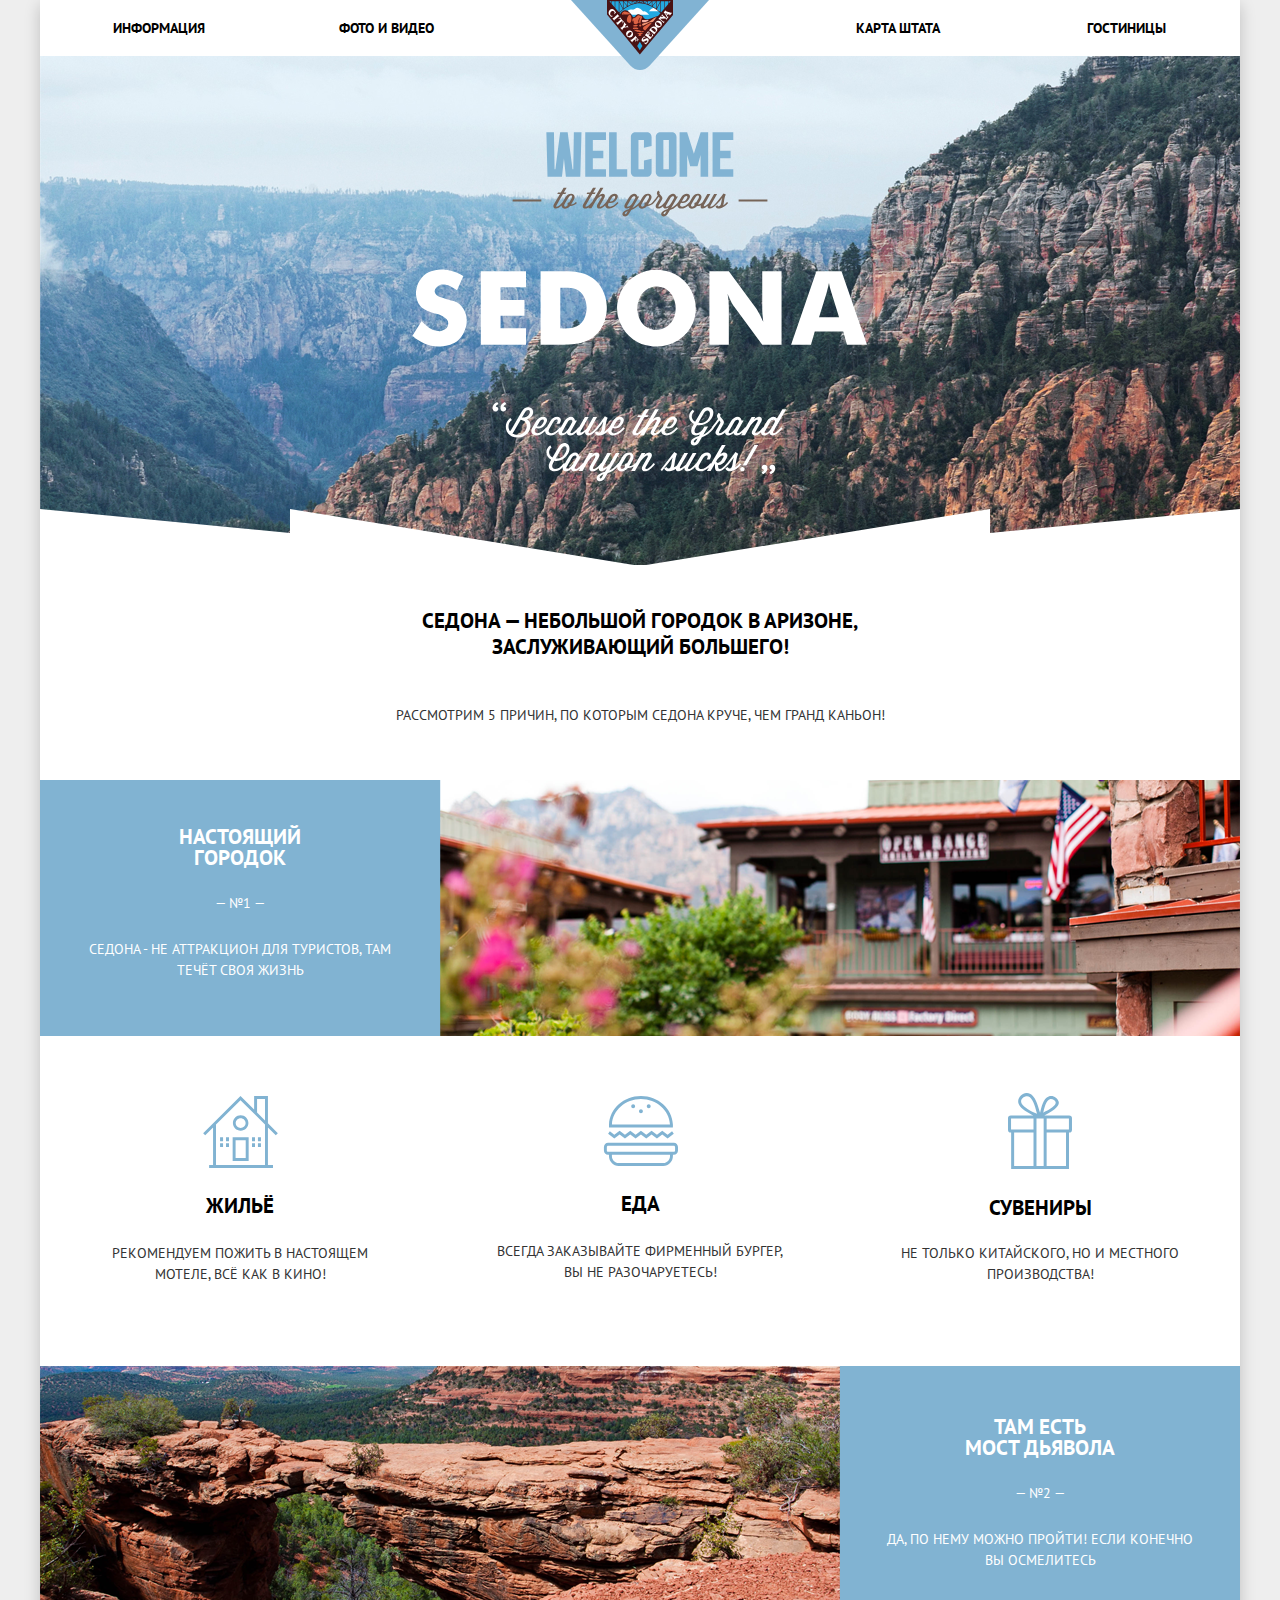
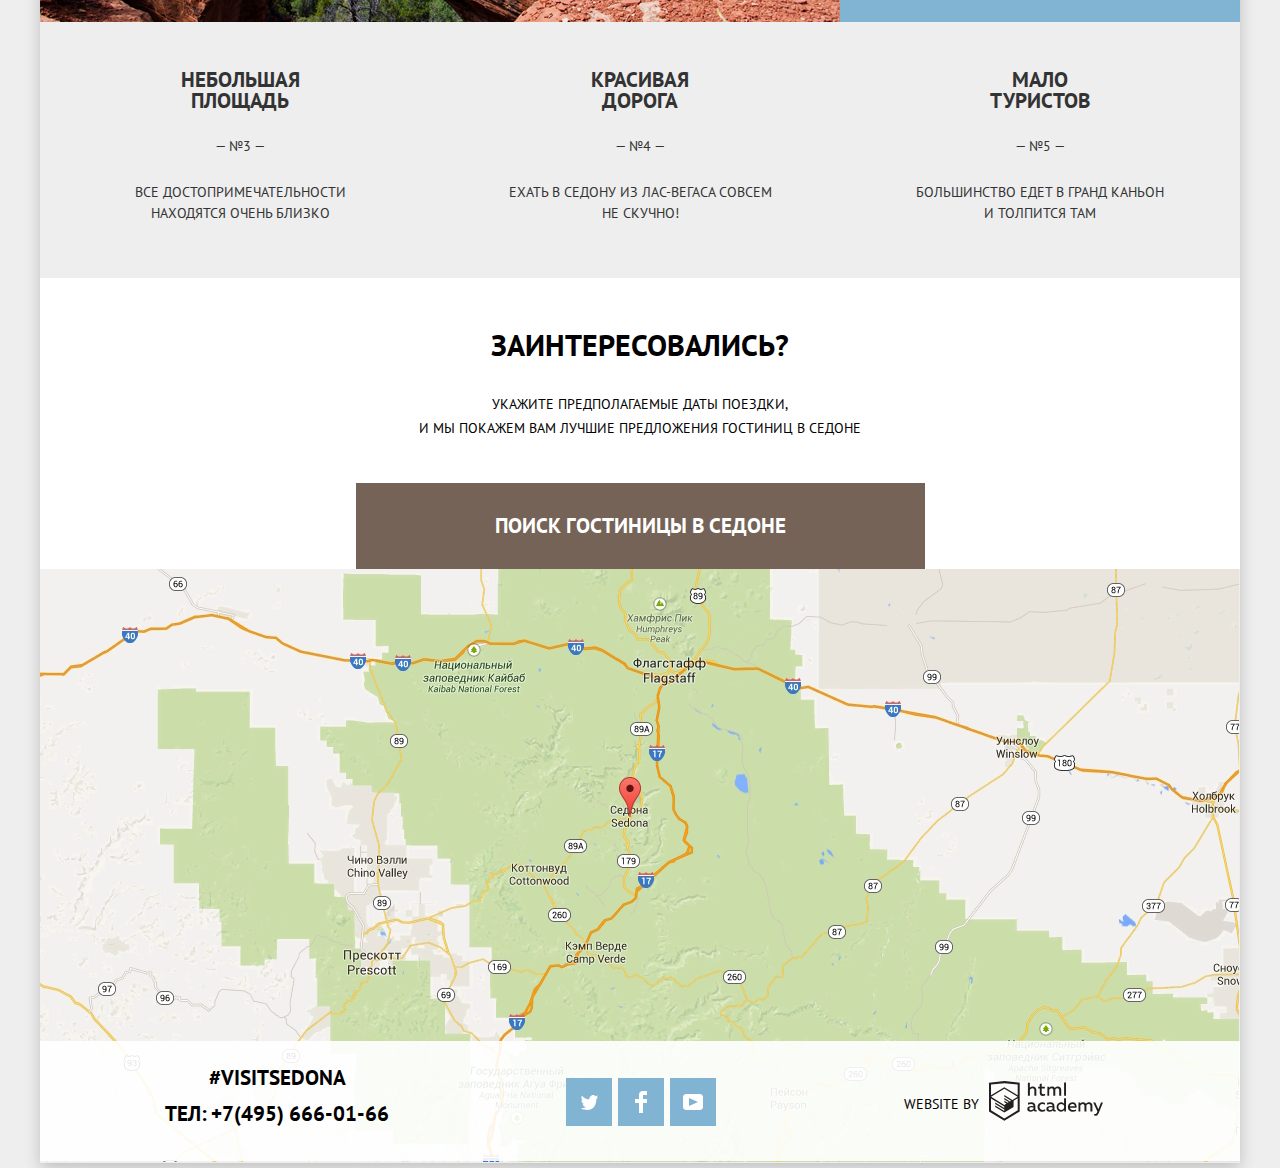
<file: index.html>
<!DOCTYPE html>
<html class="page" lang="ru">
   <head>
      <meta charset="utf-8">
      <title>HTML Academy: Седона</title>
      <link href="https://fonts.googleapis.com/css2?family=PT+Sans:wght@400;700&display=swap" rel="stylesheet">
      <link href="css/normalize.min.css" rel="stylesheet">
      <link href="css/style.min.css" rel="stylesheet">
   </head>
   <body class="page-body">
      <div class="shadow">
         <header>
            <div class="main-header">
               <nav class="main-navigation">
                  <a class="main-logo">
                     <span class="visually-hidden">Логотип Седоны</span>
                     <svg width="138" height="70" fill="none" xmlns="http://www.w3.org/2000/svg">
                        <path d="M138 0H0l59.51 65.68c5.22 5.761 13.76 5.761 18.98 0L138 0z" fill="#81B3D3"/>
                        <path d="M36.687.457l32.148 37.879 32.02-37.65L36.687.457z" fill="#23A9E1"/>
                        <path fill-rule="evenodd" clip-rule="evenodd" d="M78.42 14.719H61.1c-.28-.127-.662-.27-1.088-.43-2.198-.822-5.6-2.096-2.665-4.037 1.47-.933 2.525-.784 3.522-.642 1.09.155 2.11.3 3.526-.988 2.58-2.34 6.275 1.287 7.54 2.53.261.256.419.41.442.391 1.25-1.04 3.254.761 4.734 2.092.52.467.974.876 1.309 1.084zm9.41-3.478l-9.86.054c3.896-4.5 5.647-4.018 9.86-.054z" fill="#fff"/>
                        <path fill-rule="evenodd" clip-rule="evenodd" d="M36 .001h33.055L102 0v15.04L69.056 54.245l-.22.275L36 14.583V.001zm4.011 1.152V3.06l-1.604-1.906 1.604-.001zm57.611.001v2.434l2.08-2.434h-2.08zM48.467 13.081l-.09-.083.82.973-.001.001 19.638 23.33-19.638-23.33c2.655-4.543 6.457-5.223 10.547-.308.654.818 1.05 1.56 1.369 2.157.45.844.744 1.393 1.386 1.439 1.139.081 1.699-.674 2.256-1.426.442-.596.882-1.19 1.609-1.361 1.421-.334 2.076.025 2.719.377.204.112.406.223.632.311.282.11.546.18.79.245.627.166 1.125.297 1.473.995.116.232.213.464.308.69.42 1.006.795 1.904 2.594 2.203 2.548.424 4.703-.528 6.944-1.52 1.607-.71 3.26-1.44 5.133-1.697l2.515-2.945c-.105-.11-2.467-2.54-6.132-4.95-3.429-2.255-8.728-4.949-14.506-4.977-5.791-.032-11.016 2.653-14.383 4.912-3.543 2.377-5.816 4.786-5.974 4.955l-.009.009zM97.114 1.153h-3.227V7.96l3.227-3.777v-3.03zM89.832 12.61V1.154h3.546v7.404l-3.5 4.098a.998.998 0 00-.046-.046zm-.508-.495V2.221l-3.557 6.908a41.04 41.04 0 013.557 2.986zM85.159 1.863v6.819c-.463-.334-.95-.673-1.465-1.012-.664-.438-1.4-.892-2.194-1.34l3.659-4.467zM80.847 5.97V1.73l-3.12 2.766c1.065.436 2.107.928 3.12 1.474zm.508-4.816h3.727l-3.727 4.55v-4.55zm7.945 0h-3.633l-.001 7.06 3.634-7.06zm-12.43 0h3.86L77.2 4.282c-.065-.025-.132-.05-.198-.073a15.53 15.53 0 01-.133-.049V1.154h.001zm-.509 2.82V1.571l-3.1 1.516c1.05.231 2.086.527 3.1.887zm-4.203-2.361v1.26a21.46 21.46 0 00-2.179-.252l2.179-1.008zM67.64 2.616l-2.248-1.042v1.295c.736-.123 1.486-.21 2.248-.253zm-6.368-1.045l3.065 1.498c-1.06.229-2.083.528-3.066.875l.001-2.373zm.306-.417l3.304 1.617.001-1.617h-3.305zm6.87 1.275l-2.754-1.275h2.754v1.275zm3.49-1.275h-2.881v1.334l2.881-1.334zm.878 0h3.24l-3.24 1.584V1.154zm-15.921.001l3.51 3.11.359-.135V1.155h-3.869zm-.108.583l3.093 2.741c-1.057.44-2.09.937-3.093 1.489v-4.23zm-.672 4.608l-3.64-4.48v6.89a35.89 35.89 0 013.64-2.41zM48.31 2.224l3.586 6.974a37.772 37.772 0 00-3.586 3.151V2.224zm.022-1.07l3.634 7.07v-7.07h-3.634zm7.946 4.585l-3.726-4.585h3.726v4.585zM40.52 3.664l3.227 3.833V1.154H40.52v2.51zm3.735-2.51H47.8v11.16l-3.546-4.212.001-6.948z" fill="#491213"/>
                        <path d="M66.227 46.026l2.61-4.22 2.598 4.22-2.598 4.23-2.61-4.23z" fill="#23A9E1"/>
                        <path fill-rule="evenodd" clip-rule="evenodd" d="M52.88 11.718c-1.783.554-2.881 3.012-.257 3.121h.001c-.108-1.668.366-2.374.512-.348.433-.02.882-.032 1.339-.044 1.642-.044 3.38-.09 4.795-.524-1.14-1.091-4.695-2.733-6.39-2.205zm5.913 11.267c-5.596-.046-1.813-8.648.091-8.128 2.19.696 1.944 8.194-.091 8.128zm2.54-2.855c-.11 1.972.878 1.669 1.423.045v-.001c.003.359-.036.72-.075 1.073-.102.936-.197 1.808.534 2.397 1.324 1.069 3.865-.397 4.696-1.492-1.597-.62.348-4.387 1.546-4.961-1.232 2.581-2.652 6.426.568 6.426-1.632 0 1.302-6.746 1.318-6.692-.186-.617-.649-.684-1.2-.763-.41-.059-.868-.125-1.3-.427-1.582-1.107-2.409-.154-3.212.772-.35.404-.696.802-1.098 1.023-.48.263-.95.397-1.377.518-.985.28-1.735.494-1.823 2.082zm12.885 10.426c-3.433-2.02-2.564-3.523.23-4.925.36-.18.832-.478 1.358-.81 1.61-1.014 3.736-2.353 4.775-1.689l-6.363 7.424zm-3.544 2.448c-1.707-.105-3.494-.215-5.052.124 1.207.302 4.151 1.165 1.41 1.894.983 1.407 2.578 1.317 3.624.082a3.504 3.504 0 01-.625-.411 4.584 4.584 0 00-.382-.275c1.085-.196 2.1-.822 2.235-1.345-.396-.018-.8-.043-1.21-.069zm-.301-1.505c.869-.84 1.813-.796 2.746 0h-.001c-.474 1.382-9.059.894-10.124-1.72.524.08 1.207.087 1.95.096 2.058.024 4.573.053 5.429 1.624zm-4.028-2.151c-.45-.14-1.209-.23-1.978-.32-1.901-.224-3.868-.456-1.41-1.474 1.065-.441 6.593.063 3.388 1.794zm1.912-3.03c-.477-1.077.365-2.36 1.74-1.428 1.199.813-.552 2.017-1.74 1.428zm-2.836.091c-2.265.679-5.273-.784-1.63-1.52 2.261-.456 4.666.506 1.63 1.52z" fill="#DC6243"/>
                        <path d="M71.774 25.832c-2.908-2.987 4.342-2.712 5.51-3.763.85.284 6.99-5.377 8.485-5.025-1.074 1.26-3.388 5.282-5.047 5.282-1.275 0-2.565-.19-3.552.718-1.444 1.33-3.837 2.006-5.396 2.788z" fill="#F49774"/>
                        <path d="M72.727 22.18c-1.592.856-3.098-2.536-.349-2.206 1.826.22 3.676-.154 5.42.147-1.251 1.487-3.056 2.306-5.071 2.059z" fill="#F4B1A4"/>
                        <path fill-rule="evenodd" clip-rule="evenodd" d="M39.265 14.483c.361 1.219 1.584 1.666 2.731 1.326.036.04.059.103.08.16l.03.077c-.1.038-.284.118-.504.213-.612.264-1.504.648-1.629.602-.217-.433-.558-.752-.902-1.074-.239-.224-.48-.45-.679-.714-.566-.748-.897-1.651-.808-2.597.142-1.745 1.898-3.669 3.762-3.405.92.133 1.688.787 2.26 1.483.163.19.304.388.443.584.297.416.585.821 1.05 1.1-.558.712-1.116 1.422-1.676 2.133-.33-.146-.23-.374-.12-.623.03-.07.062-.141.085-.213.163-.517.285-1.105.061-1.625-.51-1.174-1.905-1.214-2.84-.544-.946.678-1.697 1.926-1.344 3.117zm8.425 1.921c.117-.025.206.017.284.054.115.054.21.099.338-.09l-1.59-1.894c-.241-.287-.546-.595-.459.012.058.409-3.969 3.677-4.215 3.778-.135.056-.245.012-.346-.028-.131-.052-.245-.097-.374.091l.602.716.002.002.001.002.001.001.818.972c.051.061.102.124.152.187.107.133.214.267.333.386.189.189.153-.268.145-.366v-.014c-.053-.296.259-.553.478-.733l.077-.064c1.004-.884 3.505-2.979 3.753-3.012zm3.423 4.531c.333.401.578.834.523 1.374-.013.128-.088.285-.163.445-.146.309-.297.626-.012.753l1.455-1.84c-.39-.098-3.482-3.796-3.532-4.201l-2.051 1.126c.07.283.413.194.743.108.17-.044.337-.087.46-.078.538.038.926.363 1.268.747l-.356.3-.004.003h-.001c-1.258 1.058-3.517 2.959-3.777 3.002-.048.008-.14-.032-.244-.076-.21-.09-.465-.198-.47.039-.003.125.299.424.5.623.072.071.131.13.159.163l1.447 1.722c.22-.1.177-.233.127-.388-.04-.127-.087-.27.006-.419.12-.193 2.055-1.826 3.218-2.807v-.001c.302-.254.552-.465.704-.595zm13.849 15.58a23.814 23.814 0 00-.423-.538l-.213-.253c-.007-.01-.185.145-.16.124-.053.045-.036.132-.017.23.022.109.046.232-.017.33-.515.806-3.738 3.236-3.905 3.352-.174.12-.356.1-.522.083-.177-.02-.336-.037-.445.123.14.165.355.436.595.735.564.706 1.256 1.572 1.365 1.59.217.035.178-.237.148-.445a.617.617 0 01-.012-.204c.075-.226 1.52-1.43 2.186-1.985l.118-.099c.186-.156.38.154.513.368l.064.1c.212.315.307.65.193 1.019a1.187 1.187 0 01-.124.237c-.122.198-.25.409-.038.525.17-.2.474-.553.778-.907l.006-.008.003-.004.005-.005.904-1.056c.12-.14-.136-.086-.254-.061-.042.009-.066.014-.05.005-.24.124-.466.153-.69-.018-.063-.047-.707-.702-.643-.757.066-.055.135-.119.206-.185.236-.216.501-.46.778-.529.56-.138 1.027.984 1.11 1.382.078.375.067.77-.05 1.136-.02.063-.05.123-.078.18-.085.169-.156.31.09.424l1.383-1.896a.464.464 0 01-.258-.063c-.584-.39-1.85-2.029-2.546-2.93zm-8.658-5.198a3.35 3.35 0 011.977-.793c1.158-.066 2.332.464 3.09 1.474 1.112 1.484.93 3.561-.5 4.766-1.685 1.201-3.767 1.008-5.059-.694-1.124-1.478-.938-3.55.492-4.753zm3.167.593c.949-.108 1.503.799 1.099 1.768-.42.98-1.43 1.989-2.424 2.38-1.18.465-2.011-.537-1.531-1.657.422-.984 1.43-1.983 2.426-2.38.15-.059.294-.095.43-.11v-.001zm-2.497-4.54a1.12 1.12 0 00-.286-.09v-.001c-.696-.083-1.479.062-2.218.2-.282.052-.559.103-.821.14-.647.091-2.172 1.576-2.27 1.856-.01.039.01.127.035.227.055.227.125.52-.109.479-.08-.015-.27-.273-.396-.445-.044-.06-.08-.11-.102-.135l-1.617-1.92c.143-.203.264-.134.404-.054.11.063.233.133.388.079.266-.093 1.178-.87 1.61-1.238l.002-.003.143-.121c.554-.466 1.04-2.173 1.2-2.731.025-.09.042-.149.05-.17.061-.17.082-1.145.058-1.125.21-.174.355.04.501.255.044.066.089.13.135.186l1.78 2.112c-.132.19-.254.134-.389.073-.13-.059-.27-.123-.443.019-.159.13-.54 1.23-.713 1.727l-.039.113.143-.025c.532-.09 1.776-.302 1.919-.553.067-.118.028-.22-.007-.31-.047-.12-.086-.221.133-.32l1.447 1.712c-.152.225-.337.148-.538.064zm23.953 6.679c.124.421.194.865.14 1.305-.07.566-.636 1.898-1.411 1.519-.534-.262-1.022-.71-1.488-1.14-.197-.18-.39-.358-.582-.517.52-.608.978-1.135 1.853-.84.24.08.446-.024.194-.17l-.29-.177c-.581-.358-1.75-1.079-1.827-.992-.08.092-.016.217.058.363.09.175.194.38.085.594-.115.225-.29.426-.46.621l-.145.169c-.068-.058-.143-.116-.22-.175-.447-.347-.946-.733-.465-1.289.352-.428.811-.76 1.361-.87.13-.026.316-.003.507.021.354.044.726.091.795-.167a666.425 666.425 0 00-2.115-1.016c.092.418-1.365 2.059-2.206 3.006-.206.232-.375.422-.475.542-.02.023-.058.061-.104.107-.131.13-.324.32-.327.41-.005.252.33.098.41.061l.017-.007c.315-.116 4.424 3.317 4.526 3.552.03.086 0 .174-.027.254-.031.089-.058.167.007.221l.003.003c.021.02.147.135.162.117.042-.05.153-.194.31-.397.783-1.01 2.719-3.51 3.179-3.639-.517-.788-1.03-1.578-1.537-2.372-.287.126-.151.408-.03.663.041.086.08.168.102.24zm-7.716 5.192c.721-.446 2.562-1.585 3.716-.84 1.132.942.885 2.48.132 3.58-.361.525-.817.964-1.294 1.383l-.031.026c-.35.294-.609.51-.675.989l-2.26-1.647c.113-.295.338-.169.56-.044.083.046.164.092.239.116.391.129.816.165 1.216.059.684-.182 1.377-.823 1.56-1.519.228-.865-.621-1.127-1.267-.824-.311.146-.608.341-.9.534-.117.077-.233.153-.349.226-.653.407-1.421.715-2.158.331-.648-.336-1.089-.99-1.089-1.726 0-.797.453-1.495.987-2.05a5.81 5.81 0 01.429-.385c.403-.34.836-.705.919-1.2.555.376 1.11.751 1.667 1.126.092.063.076.084.025.15-.015.02-.034.043-.053.074-.047.074-.37.038-.634.008a2.516 2.516 0 00-.312-.025c-.596.036-1.196.297-1.5.837-.35.622.137 1.294.812.975a3.78 3.78 0 00.26-.154zm21.333-28.905a.223.223 0 00-.088.072l-.79.95-.814.982a2.191 2.191 0 01-.083.094c-.131.143-.212.23.058.373.543-.272 3.518 4.768 3.252 5.492-.47.244-4.49-3.283-4.598-3.516a.524.524 0 01.013-.17c.031-.197.076-.478-.149-.443-.11.017-.323.329-.464.536-.05.072-.09.132-.114.161l-.577.695c.13.19.227.146.345.09.078-.037.165-.078.278-.062.228.046 1.044.733 1.377 1.014l.079.066a78.78 78.78 0 00-.666.03c-.529.024-1.13.052-1.239.044-.336.042-.377-.106-.424-.272-.034-.124-.072-.259-.236-.333l-1.478 1.795-.86 1.043-.01.012c-.008.01-.012.014-.012.017 0 .004.005.007.015.014a.44.44 0 01.038.029l.071.06c.04.035.056.05.073.05.011-.001.023-.008.042-.02a.842.842 0 01.184-.086c.328-.115 4.256 3.2 4.398 3.369.112.133.1.277.09.408-.011.157-.022.298.178.385l1.168-1.418a.624.624 0 01.033-.037c.035-.036.041-.043-.02-.093-.153-.126-.231-.07-.328-.002-.079.055-.17.119-.322.102-.3-.05-2.218-1.65-3.36-2.602v-.001l-.005-.004h-.002l-.006-.006-.455-.379 5.322-.197c.195-.007.74.581.695.79-.016.075-.05.138-.08.193-.07.126-.118.215.114.322.123-.148.25-.296.376-.445.192-.226.385-.451.569-.68l.148-.184a.477.477 0 00.135-.172l.11-.137.095-.108.003-.003c.344-.39 1.06-1.201.964-1.285-.14-.121-.246-.064-.36-.002-.131.07-.272.147-.484-.033-.206-.147-.693-.986-.886-1.319l-.049-.083c-.153-.26.28-.52.54-.675l.085-.052c.504-.313 2.107-.767 2.26.227.01.072-.02.148-.05.22-.039.094-.074.18-.005.237l.023.023c.043.044.118.123.153.082l2.142-2.576c-.02-.017-.041-.038-.063-.06a.486.486 0 00-.147-.116c-.474.473-5.466-1.52-5.83-1.795-.076-.03-.123-.175-.169-.316-.053-.167-.106-.329-.203-.295zm2.062 3.513a422.87 422.87 0 00-2.287-.96l1.016 1.748c.189-.187.397-.353.621-.495h.002c.201-.127.418-.229.648-.293zm-8.875 6.793c-1.107-.076-2.23.41-3.023 1.317-1.235 1.5-1.112 3.678.393 4.945 1.518 1.25 3.68.932 4.916-.55 1.232-1.496 1.147-3.68-.385-4.934a3.302 3.302 0 00-1.9-.778h-.001zm.293 2.262c-.432-.289-1.12-.665-1.742-.703-.373-.023-.723.077-.98.391-.815.996.462 2.126 1.207 2.664.744.537 2.124 1.314 2.924.474a.153.153 0 00.018-.018c.133-.167.098-.128.05-.07.737-1.051-.697-2.217-1.477-2.738zm-4.869 3.577c-1.214-.067-2.403.496-3.299 1.576-.524.629-1.046 1.26-1.568 1.89l-.354.426c.124.18.258.142.409.1.127-.036.266-.075.418.013.283.163 4.053 3.312 4.115 3.485.046.13.02.215-.002.286-.028.092-.05.163.096.282.111.093 2.944-3.405 3.203-4.02.448-1.139.091-2.387-.82-3.175.073.06.177.145-.042-.037-.69-.518-1.427-.787-2.156-.827v.001zm-.787 1.617a1.228 1.228 0 00-.266-.037v-.001c-.661-.025-1.582.358-2.057.879-.159.175 3.822 3.399 4.02 3.209.183-.175.257-.239.297-.274.049-.042.05-.043.135-.148 1.255-1.513-.707-3.265-2.129-3.628z" fill="#fff"/>
                     </svg>
                  </a>
                  <ul class="site-navigation">
                     <li><a href="#">Информация</a></li>
                     <li><a href="#">Фото и Видео</a></li>
                     <li><a href="#">Карта Штата</a></li>
                     <li><a href="hotels.html">Гостиницы</a></li>
                  </ul>
               </nav>
            </div>
         </header>
         <main class="main">
            <div class="main-container">
               <h1 class="visually-hidden">Туризм в городе Седона</h1>
               <section class="welcome-img">
                  <h2 class="visually-hidden">Приветственный баннер</h2>
                  <img class="sedona-logo" src="img/welcome.svg" width="456" height="350" alt="Welcome to the gogeos Sedona because the grand canyon sucks">
                  <svg class="welcome-block" width="1200" height="57" fill="none" xmlns="http://www.w3.org/2000/svg">
                     <path fill="#fff" d="M0 56h1200v216H0z"/>
                     <path d="M0 57V0l250 24V0l350 57L950 0v24l250-24v57H0z" fill="#fff"/>
                  </svg>
               </section>
               <section class="container-feature">
                  <h2 class="visually-hidden">Причины посещения Седоны</h2>
                  <div class="reason-block">
                     <p class="slogan">Седона — небольшой городок в Аризоне,<br> заслуживающий большего!</p>
                     <p class="reasons">Рассмотрим 5 причин, по которым Седона круче, чем Гранд Каньон!</p>
                  </div>
                  <ul class="reasons-list">
                     <li class="container-first">
                        <div class="first">
                           <div class="reason-first">
                              <h3>Настоящий<br> городок</h3>
                              <p>— №1 —</p>
                              <p>Седона - не аттракцион для туристов, там течёт своя жизнь</p>
                           </div>
                           <img class="sity-foto-1" src="img/image.png" width="800" height="256" alt="Фото городка Седона">
                        </div>
                        <ul class="feature-list">
                           <li class="feature-item-1">
                              <span class="visually-hidden">Логотип домик</span>
                              <svg width="75" height="72" fill="none" xmlns="http://www.w3.org/2000/svg">
                                 <path fill-rule="evenodd" clip-rule="evenodd" d="M45.656 65.033h-16V41.21h16v23.823zm-2.938-20.899H32.593V62.11h10.125V44.134z" fill="#81B3D2"/>
                                 <path fill-rule="evenodd" clip-rule="evenodd" d="M72.771 39.253l2.076-2.068-9.908-9.865V0H51.127v13.567L37.5 0 .152 37.185l2.077 2.068 7.832-7.795v37.618H6.124V72h63.875v-2.924H64.94V31.458l7.831 7.795zM62.002 69.076H12.999V28.534L37.5 4.149l24.502 24.385v40.542zm-7.938-52.584l7.938 7.902V2.924h-7.938v13.568z" fill="#81B3D2"/>
                                 <path fill-rule="evenodd" clip-rule="evenodd" d="M37.656 34.793c-4.28 0-7.75-3.452-7.75-7.713 0-4.26 3.469-7.713 7.75-7.713 4.279 0 7.75 3.454 7.75 7.713 0 4.26-3.471 7.713-7.75 7.713zm4.969-7.713c0-2.731-2.225-4.945-4.969-4.945-2.745 0-4.97 2.214-4.97 4.945 0 2.732 2.224 4.948 4.97 4.948 2.744 0 4.969-2.216 4.969-4.948zM17.061 41.21h3v3.919h-3v-3.92zm8.938 0h-3v3.919h3v-3.92zm-8.938 5.972h3V51.1h-3v-3.92zm8.938 0h-3V51.1h3v-3.92zm22.999-5.972h3v3.919h-3v-3.92zm8.938 0h-3v3.919h3v-3.92zm-8.938 5.972h3V51.1h-3v-3.92zm8.938 0h-3V51.1h3v-3.92z" fill="#81B3D2"/>
                              </svg>
                              <p class="header-item">Жильё</p>
                              <p>Рекомендуем пожить в настоящем мотеле, всё как в кино!</p>
                           </li>
                           <li class="feature-item-2">
                              <span class="visually-hidden">Логотип бургер</span>
                              <svg width="75" height="70" fill="none" xmlns="http://www.w3.org/2000/svg">
                                 <path fill-rule="evenodd" clip-rule="evenodd" d="M8.978 31.544h60.877c.041-.619.069-1.241.069-1.87 0-.393-.016-.78-.032-1.17v-.003C69.227 12.657 55.186 0 37.952 0 20.719 0 6.677 12.657 6.013 28.501c-.017.39-.032.78-.032 1.173 0 .629.028 1.251.07 1.87h2.927zm12.979 10.921l-5.323-4.059-5.326 4.059-6.188-4.714 1.721-2.457 4.467 3.401 5.327-4.057 5.323 4.057 5.325-4.057 5.328 4.057 5.328-4.057 5.328 4.057 5.329-4.057 5.327 4.057 5.33-4.056 5.336 4.057 4.474-3.403 1.72 2.459-6.194 4.712-5.336-4.059-5.33 4.06-5.327-4.059-5.329 4.059-5.328-4.059-5.328 4.059-5.328-4.059-5.326 4.059zM5.051 46.71h65.803c2.274 0 4.134 1.94 4.134 4.313v3.504c0 2.372-1.861 4.313-4.135 4.313h-.93v1.053c0 5.536-4.342 10.065-9.648 10.065H15.629c-5.307 0-9.648-4.529-9.648-10.065V58.84h-.93c-2.274 0-4.135-1.941-4.135-4.313v-3.504c0-2.373 1.861-4.313 4.135-4.313zm55.225 20.205c3.711 0 6.73-3.15 6.73-7.021h-.001v-1.053H8.898v1.053c0 3.871 3.02 7.021 6.731 7.021h44.647zm11.795-12.388c0 .688-.558 1.271-1.218 1.271H5.051c-.66 0-1.217-.582-1.217-1.271v-3.504c0-.688.558-1.271 1.217-1.271h65.802c.66 0 1.218.582 1.218 1.271v3.504zm-5.098-26.026c-.671-14.142-13.43-25.458-29.021-25.458-15.591 0-28.348 11.316-29.021 25.458h58.042z" fill="#81B3D2"/>
                                 <path d="M37.952 17.29c1.074 0 1.945-.909 1.945-2.03 0-1.121-.87-2.03-1.945-2.03-1.074 0-1.945.909-1.945 2.03 0 1.121.87 2.03 1.945 2.03zM30.172 12.26c1.075 0 1.946-.909 1.946-2.03 0-1.121-.871-2.03-1.946-2.03s-1.946.909-1.946 2.03c0 1.121.871 2.03 1.946 2.03zM45.732 12.26c1.075 0 1.946-.909 1.946-2.03 0-1.121-.871-2.03-1.946-2.03s-1.946.909-1.946 2.03c0 1.121.871 2.03 1.946 2.03z" fill="#81B3D2"/>
                              </svg>
                              <p class="header-item">Еда</p>
                              <p>Всегда заказывайте фирменный бургер,<br> вы не разочаруетесь!</p>
                           </li>
                           <li class="feature-item-3">
                              <span class="visually-hidden">Логотип подарок</span>
                              <svg width="64" height="77" fill="none" xmlns="http://www.w3.org/2000/svg">
                                 <path fill-rule="evenodd" clip-rule="evenodd" d="M61.097 22.501H36.312C50.125 15.602 51.229 11.25 50.72 8.816c-1.162-3.963-5.692-7.023-10.002-5.407-5.569 2.089-7.137 10.388-8.644 16.387-1.924-6.07-3.784-13.814-8.136-17.737C22.677.921 20.843-.205 18.175.031c-4.026.356-9.802 5.382-7.458 10.981 2.251 5.378 9.687 8.777 14.578 11.489H2.879A2.882 2.882 0 000 25.37v11.322a2.882 2.882 0 002.879 2.869h.274V76h57.841V39.561h.103a2.882 2.882 0 002.88-2.869V25.37a2.882 2.882 0 00-2.88-2.869zM42.413 5.944c2.103-.31 4.982 1.299 5.255 3.209.393 2.756-3.4 5.255-5.086 6.421-2.523 1.744-4.928 2.643-7.287 4.055.884-3.69 2.549-13.011 7.118-13.685zm-22.882 9.968c-2.225-1.485-6.544-4.431-6.44-7.771.112-3.595 5.743-6.57 8.814-3.886 3.856 3.371 5.713 11.105 7.119 16.557-3.249-1.539-6.328-2.788-9.493-4.9zm5.972 57.114H6.136V39.561h19.368v33.465h-.001zm0-36.502H3.046V25.538h22.457v10.986zm10.157 0v36.503h-7.174V25.538h7.174v10.986zm22.351 36.502H38.644V39.561h19.367v33.465zm2.92-36.502H38.644V25.538h22.287v10.986z" fill="#81B3D2"/>
                              </svg>
                              <p class="header-item">Сувениры</p>
                              <p>Не только китайского, но и местного производства!</p>
                           </li>
                        </ul>
                     </li>
                     <li class="container-second">
                        <img class="sity-foto-2" src="img/image2.png" width="800" height="256" alt="Фотография каньона в Седоне">
                        <div class="second">
                           <h3>Там есть<br> Мост дьявола </h3>
                           <p>— №2 —</p>
                           <p>Да, по нему можно пройти! Если конечно вы осмелитесь</p>
                        </div>
                     </li>
                     <li class="reasons-third">
                        <p class="header-reasons">небольшая<br> площадь</p>
                        <p>— №3 —</p>
                        <p>все достопримечательности находятся очень близко</p>
                     </li>
                     <li class="reasons-fourth">
                        <p class="header-reasons">красивая<br> дорога</p>
                        <p>— №4 —</p>
                        <p>ехать в седону из лас-вегаса совсем<br> не скучно!</p>
                     </li>
                     <li class="reasons-fifth">
                        <p class="header-reasons">мало<br> туристов</p>
                        <p>— №5 —</p>
                        <p>большинство едет в гранд каньон<br> и толпится там</p>
                     </li>
                  </ul>
               </section>
               <section class="container-reservation">
                  <h2>Заинтересовались?</h2>
                  <p>Укажите предполагаемые даты поездки,<br> и мы покажем вам лучшие предложения гостиниц в Седоне</p>
                  <div class="booking-form">
                     <div class="booking-button">
                        <a href="search.html" id="search" class="search-button">Поиск гостиницы в седоне</a>
                     </div>
                     <div class="booking-window search-form modal-show">
                        <form action="https://echo.htmlacademy.ru" class="form-window" method="POST" target="_blank">
                           <div class="check-date-1">
                              <label for="check-in-date">Дата заезда:</label>
                              <input type="text" name="check-in-date" id="check-in-date" value="24 апреля 2017" class="check-in-date">
                              <button type="button" class="calendar" aria-label="Открыть каленадарь">
                                 <svg width="21" height="23" fill="A9A9A9" xmlns="http://www.w3.org/2000/svg">
                                    <path fill-rule="evenodd" clip-rule="evenodd" d="M16.406 3.025h2.845c.966 0 1.749.822 1.749 1.837v16.302C21 22.179 20.217 23 19.251 23H1.75C.784 23 0 22.179 0 21.164V4.862c0-1.015.784-1.837 1.75-1.837h2.843V1.648c0-.381.294-.689.657-.689.362 0 .656.308.656.689v1.377h3.938V1.648c0-.381.294-.689.657-.689.361 0 .655.308.655.689v1.377h3.938V1.648c0-.381.293-.689.656-.689.362 0 .656.308.656.689v1.377zm3.159 18.459a.448.448 0 00.123-.32h.001V4.862a.449.449 0 00-.437-.459h-2.845v1.378c0 .381-.294.689-.656.689-.363 0-.656-.308-.656-.689V4.403h-3.938v1.378c0 .381-.294.689-.655.689-.363 0-.657-.308-.657-.689V4.403H5.907v1.378c0 .381-.294.689-.656.689-.363 0-.657-.308-.657-.689V4.403H1.75a.45.45 0 00-.438.459v16.302a.45.45 0 00.438.459h17.501a.448.448 0 00.314-.139z" fill="#A9A9A9"/>
                                    <path fill-rule="evenodd" clip-rule="evenodd" d="M4.594 9.225h2.625v2.066H4.594V9.225zm0 3.443h2.625v2.067H4.594v-2.067zm2.625 3.444H4.594v2.066h2.625v-2.066zm1.969 0h2.625v2.066H9.188v-2.066zm2.625-3.444H9.188v2.067h2.625v-2.067zM9.188 9.225h2.625v2.066H9.188V9.225zm7.218 6.887h-2.625v2.066h2.625v-2.066zm-2.625-3.444h2.625v2.067h-2.625v-2.067zm2.625-3.443h-2.625v2.066h2.625V9.225z" fill="#A9A9A9"/>
                                 </svg>
                              </button>
                           </div>
                           <div class="check-date-2">
                              <label for="check-out-date">Дата выезда:</label>
                              <input type="text" name="check-out-date" id="check-out-date" value="4 июля 2017" class="check-out-date">
                              <button type="button" class="calendar" aria-label="Открыть каленадарь">
                                 <svg width="21" height="23" fill="A9A9A9" xmlns="http://www.w3.org/2000/svg">
                                    <path fill-rule="evenodd" clip-rule="evenodd" d="M16.406 3.025h2.845c.966 0 1.749.822 1.749 1.837v16.302C21 22.179 20.217 23 19.251 23H1.75C.784 23 0 22.179 0 21.164V4.862c0-1.015.784-1.837 1.75-1.837h2.843V1.648c0-.381.294-.689.657-.689.362 0 .656.308.656.689v1.377h3.938V1.648c0-.381.294-.689.657-.689.361 0 .655.308.655.689v1.377h3.938V1.648c0-.381.293-.689.656-.689.362 0 .656.308.656.689v1.377zm3.159 18.459a.448.448 0 00.123-.32h.001V4.862a.449.449 0 00-.437-.459h-2.845v1.378c0 .381-.294.689-.656.689-.363 0-.656-.308-.656-.689V4.403h-3.938v1.378c0 .381-.294.689-.655.689-.363 0-.657-.308-.657-.689V4.403H5.907v1.378c0 .381-.294.689-.656.689-.363 0-.657-.308-.657-.689V4.403H1.75a.45.45 0 00-.438.459v16.302a.45.45 0 00.438.459h17.501a.448.448 0 00.314-.139z" fill="#A9A9A9"/>
                                    <path fill-rule="evenodd" clip-rule="evenodd" d="M4.594 9.225h2.625v2.066H4.594V9.225zm0 3.443h2.625v2.067H4.594v-2.067zm2.625 3.444H4.594v2.066h2.625v-2.066zm1.969 0h2.625v2.066H9.188v-2.066zm2.625-3.444H9.188v2.067h2.625v-2.067zM9.188 9.225h2.625v2.066H9.188V9.225zm7.218 6.887h-2.625v2.066h2.625v-2.066zm-2.625-3.444h2.625v2.067h-2.625v-2.067zm2.625-3.443h-2.625v2.066h2.625V9.225z" fill="#A9A9A9"/>
                                 </svg>
                              </button>
                           </div>
                           <div class="adults-children">
                              <label for="number-adults">Взрослые:</label>
                              <div class="minus-plus">
                                 <button type="button" class="minus-button" aria-label="Уменьшить колличество взрлослых">
                                    <svg width="12" height="3" fill="A9A9A9" xmlns="http://www.w3.org/2000/svg">
                                       <path fill="#A9A9A9" d="M0 0h12v3H0z"/>
                                    </svg>
                                 </button>
                                 <input type="number" name="number-adults" id="number-adults" value="2" class="number-adults reset-arrows">
                                 <button type="button" class="plus-button" aria-label="Увеличить колличество взрлослых">
                                    <svg width="11" height="11" fill="A9A9A9" xmlns="http://www.w3.org/2000/svg">
                                       <path fill-rule="evenodd" clip-rule="evenodd" d="M4.23 6.77V11h2.54V6.77H11V4.23H6.77V0H4.23v4.23H0v2.54h4.23z" fill="#A9A9A9"/>
                                    </svg>
                                 </button>
                              </div>
                              <label for="number-children">Дети:</label>
                              <div class="minus-plus">
                                 <button type="button" class="minus-button" aria-label="Уменьшить колличество детей">
                                    <svg width="12" height="3" fill="A9A9A9" xmlns="http://www.w3.org/2000/svg">
                                       <path fill="#A9A9A9" d="M0 0h12v3H0z"/>
                                    </svg>
                                 </button>
                                 <input type="number" name="number-children" id="number-children" value="0" class="number-children reset-arrows">
                                 <button type="button" class="plus-button" aria-label="Увеличить колличество взрлослых">
                                    <svg width="11" height="11" fill="A9A9A9" xmlns="http://www.w3.org/2000/svg">
                                       <path fill-rule="evenodd" clip-rule="evenodd" d="M4.23 6.77V11h2.54V6.77H11V4.23H6.77V0H4.23v4.23H0v2.54h4.23z" fill="#A9A9A9"/>
                                    </svg>
                                 </button>
                              </div>
                              <button type="submit" class="find search-form">Найти</button>
                           </div>
                        </form>
                     </div>
                  </div>
               </section>
               <section class="container-map">
                  <h2 class="visually-hidden">Карта</h2>
                  <iframe src="https://www.google.com/maps/embed?pb=!1m14!1m12!1m3!1d704470.6344280796!2d-112.04782106985809!3d34.893753697855324!2m3!1f0!2f0!3f0!3m2!1i1024!2i768!4f13.1!5e0!3m2!1sru!2sru!4v1602010228341!5m2!1sru!2sru" width="1199" height="594"  style="border:0;" allowfullscreen=""></iframe>
                  <img src="img/map.png" width="1199" height="594" alt="Карта города Седона">
               </section>
            </div>
         </main>
         <footer>
            <div class="footer-container index-footer">
               <section class="contacts">
                  <h2 class="visually-hidden">Контакты</h2>
                  <p>#visitSEDONA</p>
                  Тел:<a href="tel:+74956660166">+7(495) 666-01-66</a>
               </section>
               <section class="socials">
                  <h2 class="visually-hidden">Социальные сети</h2>
                  <ul class="socials-list">
                     <li>
                        <a href="#" class="social-button">
                           <span class="visually-hidden">Твиттер</span>
                           <svg aria-hidden="true" focusable="false" width="17" height="16" fill="none"  xmlns="http://www.w3.org/2000/svg">
                              <path d="M10.95 1.144c1.685-.496 2.984.27 3.577 1.18.673-.232 1.331-.482 2.011-.709a2.345 2.345 0 01-.857 1.768c.685.17 1.304-.49 1.304-.49-.169 1-1.006 1.787-1.563 2.023-.231 6.75-3.175 11.217-10.077 11.082h-.446c-.41 0-4.164-.46-4.898-1.887 2.271.196 3.893-.422 4.693-1.177-.96-.3-2.679-.477-2.979-2.95.349.106.564.228 1.19.12C1.705 9.246.374 8.53.448 6.33c.285.328 1.067.536 1.34.472-.703-.24-1.97-3.36-.894-4.952 1.818 1.854 3.735 3.606 7.152 3.773.208-2.293 1.137-3.83 2.904-4.479z" fill="#fff"/>
                           </svg>
                        </a>
                     </li>
                     <li>
                        <a href="#" class="social-button">
                           <span class="visually-hidden">Фейсбук</span>
                           <svg aria-hidden="true" focusable="false" width="12" height="22" fill="none" xmlns="http://www.w3.org/2000/svg">
                              <path d="M12 4V0H8a4 4 0 00-4 4v4H0v4h4v10h4V12h4V8H8V4h4z" fill="#fff"/>
                           </svg>
                        </a>
                     </li>
                     <li>
                        <a href="#" class="social-button">
                           <span class="visually-hidden">Ютуб</span>
                           <svg aria-hidden="true" focusable="false" width="20" height="16" fill="none" xmlns="http://www.w3.org/2000/svg">
                              <path fill-rule="evenodd" clip-rule="evenodd" d="M3 0h14c1.65 0 3 1.35 3 3v10c0 1.65-1.35 3-3 3H3c-1.65 0-3-1.35-3-3V3c0-1.65 1.35-3 3-3zm3.027 4.002v7.996L15.014 8 6.027 4.002z" fill="#fff"/>
                           </svg>
                        </a>
                     </li>
                  </ul>
               </section>
               <section class="copyright">
                  <div class="copyright-link">
                     <h2 class="visually-hidden">Автор сайта</h2>
                     <p>Website by</p>
                     <a href="https://htmlacademy.ru/intensive/htmlcss" class="academy-link" aria-label="Перейти на страницу курса от HTML Академии">
                        <svg width="114" height="40" fill="#fff" xmlns="http://www.w3.org/2000/svg">
                           <path fill-rule="evenodd" clip-rule="evenodd" d="M15.52.057h-.17L0 1.72v28.775l15.35 9.344 15.352-9.344V1.72L15.52.057zm61.498 1.565h-1.93v13.11h1.93V1.621zm-36.156.01v5.136a3.976 3.976 0 012.849-1.23 3.387 3.387 0 012.614 1.007 3.55 3.55 0 011.015 2.662v5.556h-1.973V9.466a1.984 1.984 0 00-.41-1.44 1.899 1.899 0 00-1.289-.718h-.316a3.081 3.081 0 00-2.448 1.5v5.955H38.9V1.633h1.963zm36.156 28.852h-1.74v-1.425a4.061 4.061 0 01-3.366 1.662c-2.437-.168-4.33-2.239-4.33-4.736 0-2.498 1.893-4.569 4.33-4.737a3.98 3.98 0 013.165 1.402v-5.33h1.941v13.164zm-29.952-1.425c.197-.008.392-.044.58-.107v1.435c-.398.153-.82.23-1.245.226a1.758 1.758 0 01-1.762-1.079 5.035 5.035 0 01-3.313 1.166c-1.593 0-3.07-.896-3.07-2.752 0-2.298 2.11-3.01 3.914-3.01.77.013 1.537.103 2.29.27v-.324c0-1.079-.802-1.91-2.31-1.91a7.682 7.682 0 00-3.166.69V21.83a10.56 10.56 0 013.365-.593c2.49 0 4.02 1.209 4.02 3.938v3.237a.592.592 0 00.13.429c.096.12.236.194.387.208h.18v.01zM40.27 27.84c.027.389.205.75.495 1.004.289.253.666.378 1.046.345h.116a3.537 3.537 0 002.542-1.079v-1.532a10.039 10.039 0 00-1.91-.227c-1.055 0-2.278.356-2.278 1.49h-.01zm15.752-5.902a5.183 5.183 0 00-2.712-.69h-.369a4.514 4.514 0 00-3.18 1.471 4.722 4.722 0 00-1.23 3.341v.442c.164 2.498 2.273 4.39 4.716 4.23 1.004.024 2-.187 2.912-.615v-1.845a5.185 5.185 0 01-2.564.69 2.885 2.885 0 01-2.657-1.426 3.024 3.024 0 010-3.07 2.884 2.884 0 012.657-1.427c.865-.003 1.71.26 2.427.755v-1.856zM66.15 29.06c.198-.008.393-.045.58-.108v1.435c-.397.153-.82.23-1.244.226a1.758 1.758 0 01-1.762-1.079 5.035 5.035 0 01-3.313 1.166c-1.593 0-3.07-.896-3.07-2.752 0-2.298 2.11-3.01 3.914-3.01.77.013 1.537.103 2.29.27v-.324c0-1.079-.802-1.91-2.311-1.91a7.682 7.682 0 00-3.165.69V21.83c1.084-.379 2.22-.58 3.365-.593 2.49 0 4.02 1.209 4.02 3.938v3.237a.592.592 0 00.129.429c.097.12.237.194.388.208h.18v.01zm-6.296-.212a1.468 1.468 0 01-.498-1.008h.021c0-1.133 1.16-1.489 2.279-1.489.642.015 1.281.09 1.91.227v1.532a3.537 3.537 0 01-2.543 1.079h-.116a1.404 1.404 0 01-1.053-.34zm9.472-2.918c0-1.644 1.304-2.977 2.912-2.977l.021.054c1.214 0 2.314.731 2.806 1.866v2.158a3.015 3.015 0 01-2.827 1.877c-1.608 0-2.912-1.333-2.912-2.978zm14.022-4.682c3.492 0 4.705 2.892 4.135 5.492h-6.562c.222 1.618 1.762 2.276 3.366 2.276a6.326 6.326 0 002.785-.636v1.726c-1 .436-2.08.646-3.165.615-2.67 0-5.012-1.532-5.012-4.769a4.572 4.572 0 011.145-3.268 4.37 4.37 0 013.076-1.469h.232v.033zm-2.48 3.927c.101-1.351 1.253-2.365 2.575-2.265h.042c.62-.057 1.234.17 1.675.62.442.449.666 1.075.614 1.71H80.87v-.065zm8.62 5.287v-8.966h1.74v1.079a3.983 3.983 0 012.934-1.37 3.001 3.001 0 012.785 1.51c.793-.881 1.9-1.399 3.07-1.435a3.192 3.192 0 012.489 1.01c.647.69.971 1.631.887 2.583v5.61h-2.004v-5.556a1.74 1.74 0 00-.366-1.262 1.665 1.665 0 00-1.132-.626h-.275a2.936 2.936 0 00-2.184 1.208v6.237H95.43v-5.557a1.742 1.742 0 00-.38-1.266 1.666 1.666 0 00-1.15-.611h-.21a3.153 3.153 0 00-2.333 1.392v6.074h-1.825l-.042-.054zm24.488-8.988h-2.005l-2.648 6.798-3.018-6.787h-2.11l4.221 9.063-.18.454c-.517 1.36-1.234 2.05-2.184 2.05a2.96 2.96 0 01-.897-.13v1.694c.38.096.77.147 1.161.151 1.329 0 2.585-.744 3.534-3.086l4.126-10.207zM52.689 5.787V2.55l-1.962.464v2.719h-1.583V7.49h1.646v4.5c-.067.826.234 1.64.82 2.213a2.653 2.653 0 002.197.743c.793.007 1.58-.121 2.332-.378v-1.726a4.647 4.647 0 01-1.783.356c-1.14 0-1.667-.389-1.667-1.575V7.513h3.165V5.787H52.69zm5.697 8.966V5.754h1.752v1.08a3.983 3.983 0 012.922-1.382 2.998 2.998 0 012.743 1.435c.793-.882 1.9-1.4 3.07-1.435.94-.037 1.85.347 2.491 1.052.64.704.949 1.66.843 2.617v5.62h-2.004V9.186a1.743 1.743 0 00-.366-1.262 1.668 1.668 0 00-1.132-.626h-.243a2.937 2.937 0 00-2.184 1.209v6.236h-2.005V9.185a1.742 1.742 0 00-.365-1.262 1.667 1.667 0 00-1.133-.626h-.242A3.153 3.153 0 0060.2 8.69v6.074h-1.815v-.01zm-29.689 14.55l.01-.006-.01.021v-.015zm0-11.983v11.983l-13.346 8.13-13.346-8.115V17.515l13.283 8.092v1.424l-9.105-5.503v1.414l9.157 5.621v1.5l-9.147-5.567v1.456l9.158 5.621 9.232-5.653v-6.107l4.114-2.492zm.01-1.542l-3.67 2.158-1.689 1.079-8.04-4.931v1.413l6.848 4.23-.148.097-1.055.582-5.665-3.452v1.445l4.473 2.72-1.055.722-3.376-2.05v1.414l2.215 1.338-2.247 1.36L2.11 15.863 15.31 7.729l13.399 8.049zm-13.42-9.506l13.42 8.081V3.563L15.362 2.13 2.015 3.564v10.79l13.273-8.082z" fill="#231F20"/>
                        </svg>
                     </a>
                  </div>
               </section>
            </div>
         </footer>
      </div>
      <script src="js/script.min.js"></script>
   </body>
</html>
</file>
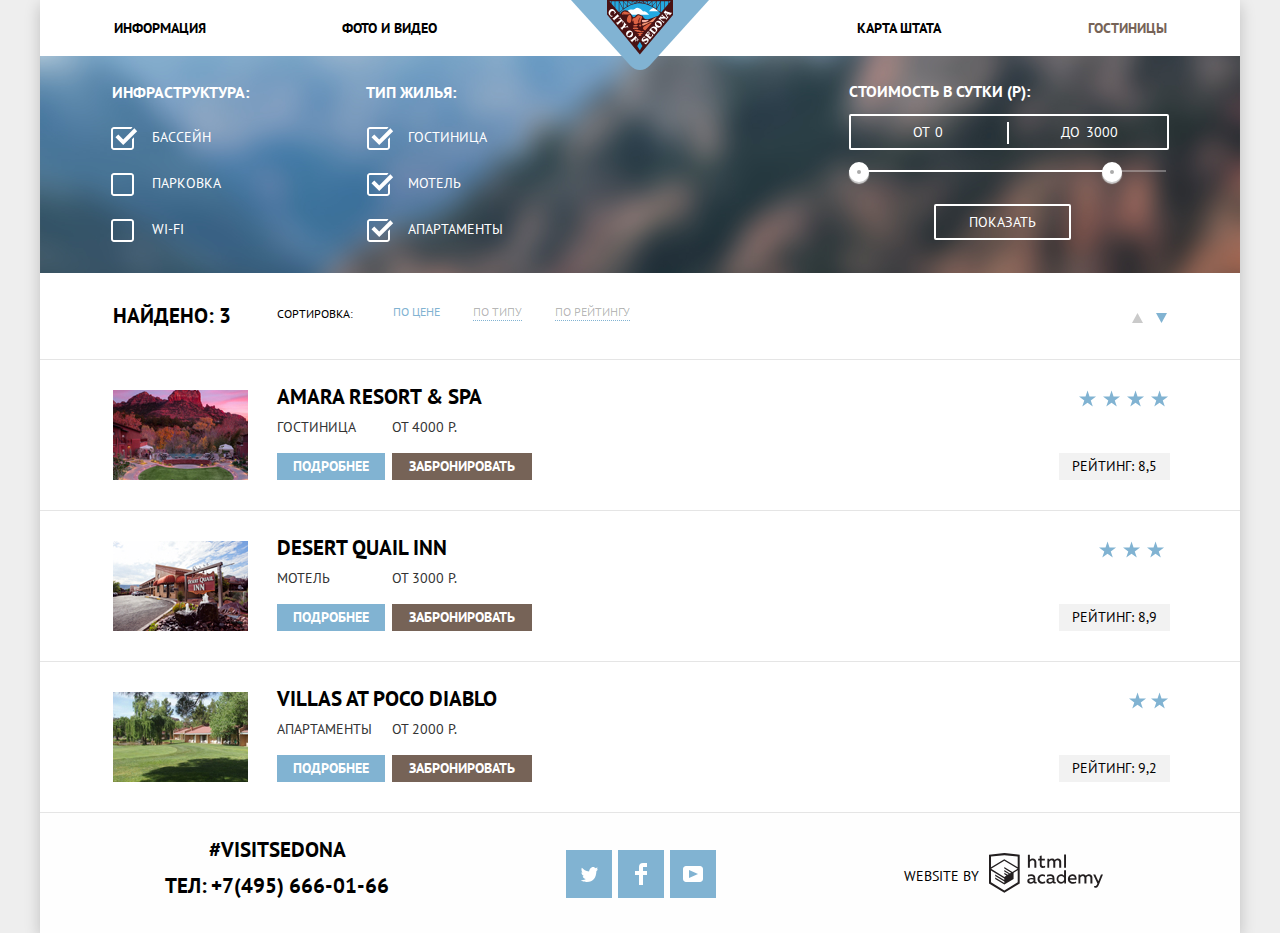
<file: hotels.html>
<!DOCTYPE html>
<html class="page" lang="ru">
   <head>
      <meta charset="UTF-8">
      <title>Гостиницы города Седона</title>
      <link href="https://fonts.googleapis.com/css2?family=PT+Sans:wght@400;700&display=swap" rel="stylesheet">
      <link href="css/normalize.css" rel="stylesheet">
      <link href="css/style.css" rel="stylesheet">
   </head>
   <body class="page-body">
      <div class="shadow">
         <header>
            <div class="main-header">
               <nav class="main-navigation">
                  <ul class="site-navigation">
                     <li><a href="#">Информация</a></li>
                     <li><a href="#">Фото и Видео</a></li>
                     <li><a href="#">Карта Штата</a></li>
                     <li><a class="activ">Гостиницы</a></li>
                  </ul>
                  <a class="main-logo" href="index.html">
                     <span class="visually-hidden">Логотип Седоны</span>
                     <svg width="138" height="70" fill="none" xmlns="http://www.w3.org/2000/svg">
                        <path d="M138 0H0l59.51 65.68c5.22 5.761 13.76 5.761 18.98 0L138 0z" fill="#81B3D3"/>
                        <path d="M36.687.457l32.148 37.879 32.02-37.65L36.687.457z" fill="#23A9E1"/>
                        <path fill-rule="evenodd" clip-rule="evenodd" d="M78.42 14.719H61.1c-.28-.127-.662-.27-1.088-.43-2.198-.822-5.6-2.096-2.665-4.037 1.47-.933 2.525-.784 3.522-.642 1.09.155 2.11.3 3.526-.988 2.58-2.34 6.275 1.287 7.54 2.53.261.256.419.41.442.391 1.25-1.04 3.254.761 4.734 2.092.52.467.974.876 1.309 1.084zm9.41-3.478l-9.86.054c3.896-4.5 5.647-4.018 9.86-.054z" fill="#fff"/>
                        <path fill-rule="evenodd" clip-rule="evenodd" d="M36 .001h33.055L102 0v15.04L69.056 54.245l-.22.275L36 14.583V.001zm4.011 1.152V3.06l-1.604-1.906 1.604-.001zm57.611.001v2.434l2.08-2.434h-2.08zM48.467 13.081l-.09-.083.82.973-.001.001 19.638 23.33-19.638-23.33c2.655-4.543 6.457-5.223 10.547-.308.654.818 1.05 1.56 1.369 2.157.45.844.744 1.393 1.386 1.439 1.139.081 1.699-.674 2.256-1.426.442-.596.882-1.19 1.609-1.361 1.421-.334 2.076.025 2.719.377.204.112.406.223.632.311.282.11.546.18.79.245.627.166 1.125.297 1.473.995.116.232.213.464.308.69.42 1.006.795 1.904 2.594 2.203 2.548.424 4.703-.528 6.944-1.52 1.607-.71 3.26-1.44 5.133-1.697l2.515-2.945c-.105-.11-2.467-2.54-6.132-4.95-3.429-2.255-8.728-4.949-14.506-4.977-5.791-.032-11.016 2.653-14.383 4.912-3.543 2.377-5.816 4.786-5.974 4.955l-.009.009zM97.114 1.153h-3.227V7.96l3.227-3.777v-3.03zM89.832 12.61V1.154h3.546v7.404l-3.5 4.098a.998.998 0 00-.046-.046zm-.508-.495V2.221l-3.557 6.908a41.04 41.04 0 013.557 2.986zM85.159 1.863v6.819c-.463-.334-.95-.673-1.465-1.012-.664-.438-1.4-.892-2.194-1.34l3.659-4.467zM80.847 5.97V1.73l-3.12 2.766c1.065.436 2.107.928 3.12 1.474zm.508-4.816h3.727l-3.727 4.55v-4.55zm7.945 0h-3.633l-.001 7.06 3.634-7.06zm-12.43 0h3.86L77.2 4.282c-.065-.025-.132-.05-.198-.073a15.53 15.53 0 01-.133-.049V1.154h.001zm-.509 2.82V1.571l-3.1 1.516c1.05.231 2.086.527 3.1.887zm-4.203-2.361v1.26a21.46 21.46 0 00-2.179-.252l2.179-1.008zM67.64 2.616l-2.248-1.042v1.295c.736-.123 1.486-.21 2.248-.253zm-6.368-1.045l3.065 1.498c-1.06.229-2.083.528-3.066.875l.001-2.373zm.306-.417l3.304 1.617.001-1.617h-3.305zm6.87 1.275l-2.754-1.275h2.754v1.275zm3.49-1.275h-2.881v1.334l2.881-1.334zm.878 0h3.24l-3.24 1.584V1.154zm-15.921.001l3.51 3.11.359-.135V1.155h-3.869zm-.108.583l3.093 2.741c-1.057.44-2.09.937-3.093 1.489v-4.23zm-.672 4.608l-3.64-4.48v6.89a35.89 35.89 0 013.64-2.41zM48.31 2.224l3.586 6.974a37.772 37.772 0 00-3.586 3.151V2.224zm.022-1.07l3.634 7.07v-7.07h-3.634zm7.946 4.585l-3.726-4.585h3.726v4.585zM40.52 3.664l3.227 3.833V1.154H40.52v2.51zm3.735-2.51H47.8v11.16l-3.546-4.212.001-6.948z" fill="#491213"/>
                        <path d="M66.227 46.026l2.61-4.22 2.598 4.22-2.598 4.23-2.61-4.23z" fill="#23A9E1"/>
                        <path fill-rule="evenodd" clip-rule="evenodd" d="M52.88 11.718c-1.783.554-2.881 3.012-.257 3.121h.001c-.108-1.668.366-2.374.512-.348.433-.02.882-.032 1.339-.044 1.642-.044 3.38-.09 4.795-.524-1.14-1.091-4.695-2.733-6.39-2.205zm5.913 11.267c-5.596-.046-1.813-8.648.091-8.128 2.19.696 1.944 8.194-.091 8.128zm2.54-2.855c-.11 1.972.878 1.669 1.423.045v-.001c.003.359-.036.72-.075 1.073-.102.936-.197 1.808.534 2.397 1.324 1.069 3.865-.397 4.696-1.492-1.597-.62.348-4.387 1.546-4.961-1.232 2.581-2.652 6.426.568 6.426-1.632 0 1.302-6.746 1.318-6.692-.186-.617-.649-.684-1.2-.763-.41-.059-.868-.125-1.3-.427-1.582-1.107-2.409-.154-3.212.772-.35.404-.696.802-1.098 1.023-.48.263-.95.397-1.377.518-.985.28-1.735.494-1.823 2.082zm12.885 10.426c-3.433-2.02-2.564-3.523.23-4.925.36-.18.832-.478 1.358-.81 1.61-1.014 3.736-2.353 4.775-1.689l-6.363 7.424zm-3.544 2.448c-1.707-.105-3.494-.215-5.052.124 1.207.302 4.151 1.165 1.41 1.894.983 1.407 2.578 1.317 3.624.082a3.504 3.504 0 01-.625-.411 4.584 4.584 0 00-.382-.275c1.085-.196 2.1-.822 2.235-1.345-.396-.018-.8-.043-1.21-.069zm-.301-1.505c.869-.84 1.813-.796 2.746 0h-.001c-.474 1.382-9.059.894-10.124-1.72.524.08 1.207.087 1.95.096 2.058.024 4.573.053 5.429 1.624zm-4.028-2.151c-.45-.14-1.209-.23-1.978-.32-1.901-.224-3.868-.456-1.41-1.474 1.065-.441 6.593.063 3.388 1.794zm1.912-3.03c-.477-1.077.365-2.36 1.74-1.428 1.199.813-.552 2.017-1.74 1.428zm-2.836.091c-2.265.679-5.273-.784-1.63-1.52 2.261-.456 4.666.506 1.63 1.52z" fill="#DC6243"/>
                        <path d="M71.774 25.832c-2.908-2.987 4.342-2.712 5.51-3.763.85.284 6.99-5.377 8.485-5.025-1.074 1.26-3.388 5.282-5.047 5.282-1.275 0-2.565-.19-3.552.718-1.444 1.33-3.837 2.006-5.396 2.788z" fill="#F49774"/>
                        <path d="M72.727 22.18c-1.592.856-3.098-2.536-.349-2.206 1.826.22 3.676-.154 5.42.147-1.251 1.487-3.056 2.306-5.071 2.059z" fill="#F4B1A4"/>
                        <path fill-rule="evenodd" clip-rule="evenodd" d="M39.265 14.483c.361 1.219 1.584 1.666 2.731 1.326.036.04.059.103.08.16l.03.077c-.1.038-.284.118-.504.213-.612.264-1.504.648-1.629.602-.217-.433-.558-.752-.902-1.074-.239-.224-.48-.45-.679-.714-.566-.748-.897-1.651-.808-2.597.142-1.745 1.898-3.669 3.762-3.405.92.133 1.688.787 2.26 1.483.163.19.304.388.443.584.297.416.585.821 1.05 1.1-.558.712-1.116 1.422-1.676 2.133-.33-.146-.23-.374-.12-.623.03-.07.062-.141.085-.213.163-.517.285-1.105.061-1.625-.51-1.174-1.905-1.214-2.84-.544-.946.678-1.697 1.926-1.344 3.117zm8.425 1.921c.117-.025.206.017.284.054.115.054.21.099.338-.09l-1.59-1.894c-.241-.287-.546-.595-.459.012.058.409-3.969 3.677-4.215 3.778-.135.056-.245.012-.346-.028-.131-.052-.245-.097-.374.091l.602.716.002.002.001.002.001.001.818.972c.051.061.102.124.152.187.107.133.214.267.333.386.189.189.153-.268.145-.366v-.014c-.053-.296.259-.553.478-.733l.077-.064c1.004-.884 3.505-2.979 3.753-3.012zm3.423 4.531c.333.401.578.834.523 1.374-.013.128-.088.285-.163.445-.146.309-.297.626-.012.753l1.455-1.84c-.39-.098-3.482-3.796-3.532-4.201l-2.051 1.126c.07.283.413.194.743.108.17-.044.337-.087.46-.078.538.038.926.363 1.268.747l-.356.3-.004.003h-.001c-1.258 1.058-3.517 2.959-3.777 3.002-.048.008-.14-.032-.244-.076-.21-.09-.465-.198-.47.039-.003.125.299.424.5.623.072.071.131.13.159.163l1.447 1.722c.22-.1.177-.233.127-.388-.04-.127-.087-.27.006-.419.12-.193 2.055-1.826 3.218-2.807v-.001c.302-.254.552-.465.704-.595zm13.849 15.58a23.814 23.814 0 00-.423-.538l-.213-.253c-.007-.01-.185.145-.16.124-.053.045-.036.132-.017.23.022.109.046.232-.017.33-.515.806-3.738 3.236-3.905 3.352-.174.12-.356.1-.522.083-.177-.02-.336-.037-.445.123.14.165.355.436.595.735.564.706 1.256 1.572 1.365 1.59.217.035.178-.237.148-.445a.617.617 0 01-.012-.204c.075-.226 1.52-1.43 2.186-1.985l.118-.099c.186-.156.38.154.513.368l.064.1c.212.315.307.65.193 1.019a1.187 1.187 0 01-.124.237c-.122.198-.25.409-.038.525.17-.2.474-.553.778-.907l.006-.008.003-.004.005-.005.904-1.056c.12-.14-.136-.086-.254-.061-.042.009-.066.014-.05.005-.24.124-.466.153-.69-.018-.063-.047-.707-.702-.643-.757.066-.055.135-.119.206-.185.236-.216.501-.46.778-.529.56-.138 1.027.984 1.11 1.382.078.375.067.77-.05 1.136-.02.063-.05.123-.078.18-.085.169-.156.31.09.424l1.383-1.896a.464.464 0 01-.258-.063c-.584-.39-1.85-2.029-2.546-2.93zm-8.658-5.198a3.35 3.35 0 011.977-.793c1.158-.066 2.332.464 3.09 1.474 1.112 1.484.93 3.561-.5 4.766-1.685 1.201-3.767 1.008-5.059-.694-1.124-1.478-.938-3.55.492-4.753zm3.167.593c.949-.108 1.503.799 1.099 1.768-.42.98-1.43 1.989-2.424 2.38-1.18.465-2.011-.537-1.531-1.657.422-.984 1.43-1.983 2.426-2.38.15-.059.294-.095.43-.11v-.001zm-2.497-4.54a1.12 1.12 0 00-.286-.09v-.001c-.696-.083-1.479.062-2.218.2-.282.052-.559.103-.821.14-.647.091-2.172 1.576-2.27 1.856-.01.039.01.127.035.227.055.227.125.52-.109.479-.08-.015-.27-.273-.396-.445-.044-.06-.08-.11-.102-.135l-1.617-1.92c.143-.203.264-.134.404-.054.11.063.233.133.388.079.266-.093 1.178-.87 1.61-1.238l.002-.003.143-.121c.554-.466 1.04-2.173 1.2-2.731.025-.09.042-.149.05-.17.061-.17.082-1.145.058-1.125.21-.174.355.04.501.255.044.066.089.13.135.186l1.78 2.112c-.132.19-.254.134-.389.073-.13-.059-.27-.123-.443.019-.159.13-.54 1.23-.713 1.727l-.039.113.143-.025c.532-.09 1.776-.302 1.919-.553.067-.118.028-.22-.007-.31-.047-.12-.086-.221.133-.32l1.447 1.712c-.152.225-.337.148-.538.064zm23.953 6.679c.124.421.194.865.14 1.305-.07.566-.636 1.898-1.411 1.519-.534-.262-1.022-.71-1.488-1.14-.197-.18-.39-.358-.582-.517.52-.608.978-1.135 1.853-.84.24.08.446-.024.194-.17l-.29-.177c-.581-.358-1.75-1.079-1.827-.992-.08.092-.016.217.058.363.09.175.194.38.085.594-.115.225-.29.426-.46.621l-.145.169c-.068-.058-.143-.116-.22-.175-.447-.347-.946-.733-.465-1.289.352-.428.811-.76 1.361-.87.13-.026.316-.003.507.021.354.044.726.091.795-.167a666.425 666.425 0 00-2.115-1.016c.092.418-1.365 2.059-2.206 3.006-.206.232-.375.422-.475.542-.02.023-.058.061-.104.107-.131.13-.324.32-.327.41-.005.252.33.098.41.061l.017-.007c.315-.116 4.424 3.317 4.526 3.552.03.086 0 .174-.027.254-.031.089-.058.167.007.221l.003.003c.021.02.147.135.162.117.042-.05.153-.194.31-.397.783-1.01 2.719-3.51 3.179-3.639-.517-.788-1.03-1.578-1.537-2.372-.287.126-.151.408-.03.663.041.086.08.168.102.24zm-7.716 5.192c.721-.446 2.562-1.585 3.716-.84 1.132.942.885 2.48.132 3.58-.361.525-.817.964-1.294 1.383l-.031.026c-.35.294-.609.51-.675.989l-2.26-1.647c.113-.295.338-.169.56-.044.083.046.164.092.239.116.391.129.816.165 1.216.059.684-.182 1.377-.823 1.56-1.519.228-.865-.621-1.127-1.267-.824-.311.146-.608.341-.9.534-.117.077-.233.153-.349.226-.653.407-1.421.715-2.158.331-.648-.336-1.089-.99-1.089-1.726 0-.797.453-1.495.987-2.05a5.81 5.81 0 01.429-.385c.403-.34.836-.705.919-1.2.555.376 1.11.751 1.667 1.126.092.063.076.084.025.15-.015.02-.034.043-.053.074-.047.074-.37.038-.634.008a2.516 2.516 0 00-.312-.025c-.596.036-1.196.297-1.5.837-.35.622.137 1.294.812.975a3.78 3.78 0 00.26-.154zm21.333-28.905a.223.223 0 00-.088.072l-.79.95-.814.982a2.191 2.191 0 01-.083.094c-.131.143-.212.23.058.373.543-.272 3.518 4.768 3.252 5.492-.47.244-4.49-3.283-4.598-3.516a.524.524 0 01.013-.17c.031-.197.076-.478-.149-.443-.11.017-.323.329-.464.536-.05.072-.09.132-.114.161l-.577.695c.13.19.227.146.345.09.078-.037.165-.078.278-.062.228.046 1.044.733 1.377 1.014l.079.066a78.78 78.78 0 00-.666.03c-.529.024-1.13.052-1.239.044-.336.042-.377-.106-.424-.272-.034-.124-.072-.259-.236-.333l-1.478 1.795-.86 1.043-.01.012c-.008.01-.012.014-.012.017 0 .004.005.007.015.014a.44.44 0 01.038.029l.071.06c.04.035.056.05.073.05.011-.001.023-.008.042-.02a.842.842 0 01.184-.086c.328-.115 4.256 3.2 4.398 3.369.112.133.1.277.09.408-.011.157-.022.298.178.385l1.168-1.418a.624.624 0 01.033-.037c.035-.036.041-.043-.02-.093-.153-.126-.231-.07-.328-.002-.079.055-.17.119-.322.102-.3-.05-2.218-1.65-3.36-2.602v-.001l-.005-.004h-.002l-.006-.006-.455-.379 5.322-.197c.195-.007.74.581.695.79-.016.075-.05.138-.08.193-.07.126-.118.215.114.322.123-.148.25-.296.376-.445.192-.226.385-.451.569-.68l.148-.184a.477.477 0 00.135-.172l.11-.137.095-.108.003-.003c.344-.39 1.06-1.201.964-1.285-.14-.121-.246-.064-.36-.002-.131.07-.272.147-.484-.033-.206-.147-.693-.986-.886-1.319l-.049-.083c-.153-.26.28-.52.54-.675l.085-.052c.504-.313 2.107-.767 2.26.227.01.072-.02.148-.05.22-.039.094-.074.18-.005.237l.023.023c.043.044.118.123.153.082l2.142-2.576c-.02-.017-.041-.038-.063-.06a.486.486 0 00-.147-.116c-.474.473-5.466-1.52-5.83-1.795-.076-.03-.123-.175-.169-.316-.053-.167-.106-.329-.203-.295zm2.062 3.513a422.87 422.87 0 00-2.287-.96l1.016 1.748c.189-.187.397-.353.621-.495h.002c.201-.127.418-.229.648-.293zm-8.875 6.793c-1.107-.076-2.23.41-3.023 1.317-1.235 1.5-1.112 3.678.393 4.945 1.518 1.25 3.68.932 4.916-.55 1.232-1.496 1.147-3.68-.385-4.934a3.302 3.302 0 00-1.9-.778h-.001zm.293 2.262c-.432-.289-1.12-.665-1.742-.703-.373-.023-.723.077-.98.391-.815.996.462 2.126 1.207 2.664.744.537 2.124 1.314 2.924.474a.153.153 0 00.018-.018c.133-.167.098-.128.05-.07.737-1.051-.697-2.217-1.477-2.738zm-4.869 3.577c-1.214-.067-2.403.496-3.299 1.576-.524.629-1.046 1.26-1.568 1.89l-.354.426c.124.18.258.142.409.1.127-.036.266-.075.418.013.283.163 4.053 3.312 4.115 3.485.046.13.02.215-.002.286-.028.092-.05.163.096.282.111.093 2.944-3.405 3.203-4.02.448-1.139.091-2.387-.82-3.175.073.06.177.145-.042-.037-.69-.518-1.427-.787-2.156-.827v.001zm-.787 1.617a1.228 1.228 0 00-.266-.037v-.001c-.661-.025-1.582.358-2.057.879-.159.175 3.822 3.399 4.02 3.209.183-.175.257-.239.297-.274.049-.042.05-.043.135-.148 1.255-1.513-.707-3.265-2.129-3.628z" fill="#fff"/>
                     </svg>
                  </a>
               </nav>
            </div>
         </header>
         <main class="main">
            <div class="main-container">
               <h1 class="visually-hidden">Гостиницы Седоны</h1>
               <section>
                  <form class="filter" method="POST" action="https://echo.htmlacademy.ru/" target="_blank">
                     <h2 class="visually-hidden">Фильтры поиска</h2>
                     <div class="infrastructure">
                        <h3>Инфраструктура:</h3>
                        <ul>
                           <li class="filter-option">
                              <input type="checkbox" class="filter-input-checkbox visually-hidden" name="pool" id="pool" checked>
                              <label for="pool">Бассейн</label>
                           </li>
                           <li class="filter-option">
                              <input type="checkbox" class="filter-input-checkbox visually-hidden" name="parking" id="parking">
                              <label for="parking">Парковка</label>
                           </li>
                           <li class="filter-option">
                              <input type="checkbox" class="filter-input-checkbox visually-hidden" name="wifi" id="wifi">
                              <label for="wifi">Wi-Fi</label>
                           </li>
                        </ul>
                     </div>
                     <div class="hotel-type">
                        <h3>Тип жилья:</h3>
                        <ul>
                           <li>
                              <input type="checkbox" class="filter-input-checkbox visually-hidden" name="hotel" id="hotel" checked>
                              <label for="hotel">Гостиница</label>
                           </li>
                           <li>
                              <input type="checkbox" class="filter-input-checkbox visually-hidden" name="motel" id="motel" checked>
                              <label for="motel">Мотель</label>
                           </li>
                           <li>
                              <input type="checkbox" class="filter-input-checkbox visually-hidden" name="apartments" id="apartments" checked>
                              <label for="apartments">Апартаменты</label>
                           </li>
                        </ul>
                     </div>
                     <div class="cost">
                        <fieldset class="filter-item">
                           <legend>Стоимость в сутки (Р):</legend>
                           <div class="price">
                              <label class="min-price">
                              от 
                              <input type="number" name="min-price" value="0" class="reset-arrows">
                              </label>
                              <label class="max-price">
                              до
                              <input type="number" name="max-price" value="3000" class="reset-arrows">
                              </label>
                           </div>
                           <div class="range-filter">
                              <div class="range-controls">
                                 <div class="scale">
                                    <div class="bar"></div>
                                 </div>
                                 <div class="toggle toggle-min" tabindex="0" aria-label="Уменьшить стоимость"></div>
                                 <div class="toggle toggle-max" tabindex="0" aria-label="Увеличить стоимость"></div>
                                 <button type="submit" class="show" aria-label="Показать подходящие варианты">Показать</button>
                              </div>
                           </div>
                        </fieldset>
                     </div>
                  </form>
               </section>
               <section class="search-result">
                  <h2 class="visually-hidden">Результат поиска</h2>
                  <div class="search-field">
                     <h3>НАЙДЕНО: 3</h3>
                     <p>Сортировка:</p>
                     <ul class="search-result-category">
                        <li><a class="activ-category" href="#">По цене</a></li>
                        <li><a href="#">По типу</a></li>
                        <li><a href="#">По рейтингу</a></li>
                     </ul>
                     <div class="arrow">
                        <a href="#" class="arrow-1" aria-label="Сортировка по возрастанию">
                           <svg width="11" height="10" fill="none" xmlns="http://www.w3.org/2000/svg">
                              <path d="M5.5 0L0 10h11L5.5 0z" fill="#CACACA"/>
                           </svg>
                        </a>
                        <a href="#" class="arrow-2" aria-label="Сортировка по убыванию">
                           <svg width="11" height="10" fill="none" xmlns="http://www.w3.org/2000/svg">
                              <path d="M5.5 10L0 0h11" fill="#81B3D2"/>
                           </svg>
                        </a>
                     </div>
                  </div>
               </section>
               <section class="hotels">
                  <h2 class="visually-hidden">Список гостиниц</h2>
                  <div >
                     <ul class="hotel-list-container">
                        <li class="hotels-list-1">
                           <div class="hotel-img-1">
                              <img src="img/layer21.jpg" width="135" height="90" alt="Вид гостиницы Amara Resort & Spa">
                           </div>
                           <div class="hotels-description-1">
                              <a href="#" class="hotel-name">Amara Resort & Spa</a>
                              <div class="description-button">
                                 <div class="description-button-1">
                                    <p>Гостиница</p>
                                    <a href="#" class="more" aria-label="Узнать больше о гостинице Amara Resort & Spa">Подробнее</a>
                                 </div>
                                 <div class="description-button-2">
                                    <p> От 4000 Р.</p>
                                    <a href="#" class="reserve" aria-label="Забронировать номер в гостинице Amara Resort & Spa">Забронировать</a>
                                 </div>
                              </div>
                           </div>
                           <div class="rating-hotels">
                              <div class="stars-rating-1">
                                 <img src="img/star.svg" width="18" height="18" alt="Рейтинг 4 звезд из 4" >
                                 <img src="img/star.svg" width="18" height="18" alt="Рейтинг 4 звезд из 4" >
                                 <img src="img/star.svg" width="18" height="18" alt="Рейтинг 4 звезд из 4" >
                                 <img src="img/star.svg" width="18" height="18" alt="Рейтинг 4 звезд из 4" >
                              </div>
                              <div class="rating-1">Рейтинг: 8,5</div>
                           </div>
                        </li>
                        <li class="hotels-list-2">
                           <div class="hotel-img-2">
                              <img src="img/layer89.jpg" width="135" height="90" alt="Вид мотеля Desert Quail Inn">
                           </div>
                           <div class="hotels-description-2">
                              <a href="#" class="hotel-name">Desert Quail Inn</a>
                              <div class="description-button">
                                 <div class="description-button-1">
                                    <p>Мотель </p>
                                    <a href="#" class="more" aria-label="Узнать больше о мотеле Desert Quail Inn">Подробнее</a>
                                 </div>
                                 <div class="description-button-2">
                                    <p>От 3000 Р.</p>
                                    <a href="#" class="reserve" aria-label="Забронировать номер в мотеле Desert Quail Inn">Забронировать</a>
                                 </div>
                              </div>
                           </div>
                           <div class="rating-hotels">
                              <div class="stars-rating-2">
                                 <img src="img/star.svg" width="18" height="18" alt="Рейтинг 3 звезды из 4" >
                                 <img src="img/star.svg" width="18" height="18" alt="Рейтинг 3 звезды из 4" >
                                 <img src="img/star.svg" width="18" height="18" alt="Рейтинг 3 звезды из 4" >
                              </div>
                              <div class="rating-2">Рейтинг: 8,9</div>
                           </div>
                        </li>
                        <li class="hotels-list-3">
                           <div class="hotel-img-3">
                              <img src="img/rectangle.jpg" width="135" height="90" alt="Вид апартаментов Villas at Poco Diablo">
                           </div>
                           <div class="hotels-description-3">
                              <a href="#" class="hotel-name">Villas at Poco Diablo</a>
                              <div class="description-button">
                                 <div class="description-button-1">
                                    <p>Апартаменты</p>
                                    <a href="#" class="more" aria-label="Узнать больше об апартаментах Villas at Poco Diablo">Подробнее</a>
                                 </div>
                                 <div class="description-button-2">
                                    <p>От 2000 Р.</p>
                                    <a href="#" class="reserve" aria-label="Забронировать апартаменты Villas at Poco Diablo">Забронировать</a>
                                 </div>
                              </div>
                           </div>
                           <div class="rating-hotels">
                              <div class="stars-rating-3">
                                 <img src="img/star.svg" width="18" height="18" alt="Рейтинг 2 звезды из 4" >
                                 <img src="img/star.svg" width="18" height="18" alt="Рейтинг 2 звезды из 4" >
                              </div>
                              <div class="rating-3">Рейтинг: 9,2</div>
                           </div>
                        </li>
                     </ul>
                  </div>
               </section>
            </div>
         </main>
         <footer>
            <div class="footer-container hotel-footer">
               <section class="contacts">
                  <h2 class="visually-hidden">Контакты</h2>
                  <p>#visitSEDONA</p>
                  Тел:<a href="tel:+74956660166">+7(495) 666-01-66</a>
               </section>
               <section class="socials">
                  <h2 class="visually-hidden">Социальные сети</h2>
                  <ul class="socials-list">
                     <li>
                        <a href="#" class="social-button">
                           <span class="visually-hidden">Твиттер</span>
                           <svg width="17" height="16" fill="none" xmlns="http://www.w3.org/2000/svg">
                              <path d="M10.95 1.144c1.685-.496 2.984.27 3.577 1.18.673-.232 1.331-.482 2.011-.709a2.345 2.345 0 01-.857 1.768c.685.17 1.304-.49 1.304-.49-.169 1-1.006 1.787-1.563 2.023-.231 6.75-3.175 11.217-10.077 11.082h-.446c-.41 0-4.164-.46-4.898-1.887 2.271.196 3.893-.422 4.693-1.177-.96-.3-2.679-.477-2.979-2.95.349.106.564.228 1.19.12C1.705 9.246.374 8.53.448 6.33c.285.328 1.067.536 1.34.472-.703-.24-1.97-3.36-.894-4.952 1.818 1.854 3.735 3.606 7.152 3.773.208-2.293 1.137-3.83 2.904-4.479z" fill="#fff"/>
                           </svg>
                        </a>
                     </li>
                     <li>
                        <a href="#" class="social-button">
                           <span class="visually-hidden">Фейсбук</span>
                           <svg width="12" height="22" fill="none" xmlns="http://www.w3.org/2000/svg">
                              <path d="M12 4V0H8a4 4 0 00-4 4v4H0v4h4v10h4V12h4V8H8V4h4z" fill="#fff"/>
                           </svg>
                        </a>
                     </li>
                     <li>
                        <a href="#" class="social-button">
                           <span class="visually-hidden">Ютуб</span>
                           <svg width="20" height="16" fill="none" xmlns="http://www.w3.org/2000/svg">
                              <path fill-rule="evenodd" clip-rule="evenodd" d="M3 0h14c1.65 0 3 1.35 3 3v10c0 1.65-1.35 3-3 3H3c-1.65 0-3-1.35-3-3V3c0-1.65 1.35-3 3-3zm3.027 4.002v7.996L15.014 8 6.027 4.002z" fill="#fff"/>
                           </svg>
                        </a>
                     </li>
                  </ul>
               </section>
               <section class="copyright">
                  <div class="copyright-link">
                     <h2 class="visually-hidden">Автор сайта</h2>
                     <p>Website by</p>
                     <a href="https://htmlacademy.ru/intensive/htmlcss" class="academy-link" aria-label="Перейти на страницу курса от HTML Академии">
                        <svg width="114" height="40" fill="#fff" xmlns="http://www.w3.org/2000/svg">
                           <path fill-rule="evenodd" clip-rule="evenodd" d="M15.52.057h-.17L0 1.72v28.775l15.35 9.344 15.352-9.344V1.72L15.52.057zm61.498 1.565h-1.93v13.11h1.93V1.621zm-36.156.01v5.136a3.976 3.976 0 012.849-1.23 3.387 3.387 0 012.614 1.007 3.55 3.55 0 011.015 2.662v5.556h-1.973V9.466a1.984 1.984 0 00-.41-1.44 1.899 1.899 0 00-1.289-.718h-.316a3.081 3.081 0 00-2.448 1.5v5.955H38.9V1.633h1.963zm36.156 28.852h-1.74v-1.425a4.061 4.061 0 01-3.366 1.662c-2.437-.168-4.33-2.239-4.33-4.736 0-2.498 1.893-4.569 4.33-4.737a3.98 3.98 0 013.165 1.402v-5.33h1.941v13.164zm-29.952-1.425c.197-.008.392-.044.58-.107v1.435c-.398.153-.82.23-1.245.226a1.758 1.758 0 01-1.762-1.079 5.035 5.035 0 01-3.313 1.166c-1.593 0-3.07-.896-3.07-2.752 0-2.298 2.11-3.01 3.914-3.01.77.013 1.537.103 2.29.27v-.324c0-1.079-.802-1.91-2.31-1.91a7.682 7.682 0 00-3.166.69V21.83a10.56 10.56 0 013.365-.593c2.49 0 4.02 1.209 4.02 3.938v3.237a.592.592 0 00.13.429c.096.12.236.194.387.208h.18v.01zM40.27 27.84c.027.389.205.75.495 1.004.289.253.666.378 1.046.345h.116a3.537 3.537 0 002.542-1.079v-1.532a10.039 10.039 0 00-1.91-.227c-1.055 0-2.278.356-2.278 1.49h-.01zm15.752-5.902a5.183 5.183 0 00-2.712-.69h-.369a4.514 4.514 0 00-3.18 1.471 4.722 4.722 0 00-1.23 3.341v.442c.164 2.498 2.273 4.39 4.716 4.23 1.004.024 2-.187 2.912-.615v-1.845a5.185 5.185 0 01-2.564.69 2.885 2.885 0 01-2.657-1.426 3.024 3.024 0 010-3.07 2.884 2.884 0 012.657-1.427c.865-.003 1.71.26 2.427.755v-1.856zM66.15 29.06c.198-.008.393-.045.58-.108v1.435c-.397.153-.82.23-1.244.226a1.758 1.758 0 01-1.762-1.079 5.035 5.035 0 01-3.313 1.166c-1.593 0-3.07-.896-3.07-2.752 0-2.298 2.11-3.01 3.914-3.01.77.013 1.537.103 2.29.27v-.324c0-1.079-.802-1.91-2.311-1.91a7.682 7.682 0 00-3.165.69V21.83c1.084-.379 2.22-.58 3.365-.593 2.49 0 4.02 1.209 4.02 3.938v3.237a.592.592 0 00.129.429c.097.12.237.194.388.208h.18v.01zm-6.296-.212a1.468 1.468 0 01-.498-1.008h.021c0-1.133 1.16-1.489 2.279-1.489.642.015 1.281.09 1.91.227v1.532a3.537 3.537 0 01-2.543 1.079h-.116a1.404 1.404 0 01-1.053-.34zm9.472-2.918c0-1.644 1.304-2.977 2.912-2.977l.021.054c1.214 0 2.314.731 2.806 1.866v2.158a3.015 3.015 0 01-2.827 1.877c-1.608 0-2.912-1.333-2.912-2.978zm14.022-4.682c3.492 0 4.705 2.892 4.135 5.492h-6.562c.222 1.618 1.762 2.276 3.366 2.276a6.326 6.326 0 002.785-.636v1.726c-1 .436-2.08.646-3.165.615-2.67 0-5.012-1.532-5.012-4.769a4.572 4.572 0 011.145-3.268 4.37 4.37 0 013.076-1.469h.232v.033zm-2.48 3.927c.101-1.351 1.253-2.365 2.575-2.265h.042c.62-.057 1.234.17 1.675.62.442.449.666 1.075.614 1.71H80.87v-.065zm8.62 5.287v-8.966h1.74v1.079a3.983 3.983 0 012.934-1.37 3.001 3.001 0 012.785 1.51c.793-.881 1.9-1.399 3.07-1.435a3.192 3.192 0 012.489 1.01c.647.69.971 1.631.887 2.583v5.61h-2.004v-5.556a1.74 1.74 0 00-.366-1.262 1.665 1.665 0 00-1.132-.626h-.275a2.936 2.936 0 00-2.184 1.208v6.237H95.43v-5.557a1.742 1.742 0 00-.38-1.266 1.666 1.666 0 00-1.15-.611h-.21a3.153 3.153 0 00-2.333 1.392v6.074h-1.825l-.042-.054zm24.488-8.988h-2.005l-2.648 6.798-3.018-6.787h-2.11l4.221 9.063-.18.454c-.517 1.36-1.234 2.05-2.184 2.05a2.96 2.96 0 01-.897-.13v1.694c.38.096.77.147 1.161.151 1.329 0 2.585-.744 3.534-3.086l4.126-10.207zM52.689 5.787V2.55l-1.962.464v2.719h-1.583V7.49h1.646v4.5c-.067.826.234 1.64.82 2.213a2.653 2.653 0 002.197.743c.793.007 1.58-.121 2.332-.378v-1.726a4.647 4.647 0 01-1.783.356c-1.14 0-1.667-.389-1.667-1.575V7.513h3.165V5.787H52.69zm5.697 8.966V5.754h1.752v1.08a3.983 3.983 0 012.922-1.382 2.998 2.998 0 012.743 1.435c.793-.882 1.9-1.4 3.07-1.435.94-.037 1.85.347 2.491 1.052.64.704.949 1.66.843 2.617v5.62h-2.004V9.186a1.743 1.743 0 00-.366-1.262 1.668 1.668 0 00-1.132-.626h-.243a2.937 2.937 0 00-2.184 1.209v6.236h-2.005V9.185a1.742 1.742 0 00-.365-1.262 1.667 1.667 0 00-1.133-.626h-.242A3.153 3.153 0 0060.2 8.69v6.074h-1.815v-.01zm-29.689 14.55l.01-.006-.01.021v-.015zm0-11.983v11.983l-13.346 8.13-13.346-8.115V17.515l13.283 8.092v1.424l-9.105-5.503v1.414l9.157 5.621v1.5l-9.147-5.567v1.456l9.158 5.621 9.232-5.653v-6.107l4.114-2.492zm.01-1.542l-3.67 2.158-1.689 1.079-8.04-4.931v1.413l6.848 4.23-.148.097-1.055.582-5.665-3.452v1.445l4.473 2.72-1.055.722-3.376-2.05v1.414l2.215 1.338-2.247 1.36L2.11 15.863 15.31 7.729l13.399 8.049zm-13.42-9.506l13.42 8.081V3.563L15.362 2.13 2.015 3.564v10.79l13.273-8.082z" fill="#231F20"/>
                        </svg>
                     </a>
                  </div>
               </section>
            </div>
         </footer>
      </div>
   </body>
</html>
</file>
<file: css/style.css>
/* Variables */
:root {
    --basic-white: #FFFFFF;
    --basic-white-footer: rgba(255, 255, 255, 0.9);
    --basic-white-opasity:rgba(255, 255, 255, 0.3);
    --basic-black-opasity: rgba(0, 0, 0, 0.3);
    --basic-blue: #81B3D2;
    --basic-black: #000000;
    --basic-black-logo: #231F20;
    --basic-gray-background: #EEEEEE;
    --basic-gray-page: #888888;
    --basic-gray-text: #333333;
    --basic-gray-form: #F2F2F2;
    --basic-gray-icon: #A9A9A9;
    --basic-brown: #766357;
    --basic-shadow: rgba(0, 1, 1, 0.2);

    
    --special-gray-locked: #6A6A6A;
    --special-gray-pointer: #ABABAB;
    --special-gray-arrow: #CACACA;
    --special-blue-guidance: #669EC0;
    --special-blue-push: #5496BD;
    --special-brown-guidance: #604E43;
    --special-brown-push: #503E33;
    --special-gray-form-guidance: #EBEBEB;
    --special-gray-logo-push: #BDBBBC; 
    --special-gray-line: #E5E5E5;
    --special-gray-button: #666666;
    --special-grey-shadow: #cfcfcf;
}

/* Global */

.page { 
    margin: 0; 
    padding: 0;
    min-width: 1200px;
    height: 100%;
    font-family: "PT Sans", Arial, sans-serif;
    font-size: 14px;
    line-height: 21px;
    color: var(--basic-black);
    text-transform: uppercase;
    background-color: var(--basic-gray-background);
}
img { 
    max-width: 100%;
    height: auto;
}
a { 
    text-decoration: none;
}
.reset-arrows::-webkit-outer-spin-button,
.reset-arrows::-webkit-inner-spin-button {
    -webkit-appearance: none;
}
.reset-arrows[type='number'] {
    -moz-appearance: textfield;
}
.page-body {
    min-height: 100%;
    display: grid;
    grid-template-rows: min-content 1fr min-content;
    align-content: start;
}
.shadow {
    min-height: 100%;
    position: relative;
    margin-left: auto;
    margin-right: auto;
    box-shadow: 0px 5px 15px var(--basic-shadow);
}
.visually-hidden {
    position: absolute;
    width: 1px;
    height: 1px;
    margin: -1px;
    border: 0;
    padding: 0;
    white-space: nowrap;
    clip-path: inset(100%);
    clip: rect(0 0 0 0);
    overflow: hidden;
}

/* Header */

.main-header{
    width: 1200px;
    margin: 0 auto;
}

/* Main-navigation */

.main-navigation {
    background-color: var(--basic-white);
    position: relative;
    min-height: 56px;
}
.site-navigation {
    list-style: none;
    padding: 0;
    margin: 0;
    display: flex;
    flex-wrap: wrap;
    justify-content: flex-start;
    padding-top: 15px;
}
.site-navigation li {
    font-weight: bold;
    width: 20%;
    font-size: 14px;
    line-height: 26px;
    color: var(--basic-black);
    text-align: center;
    align-items: center;
}
.site-navigation li:first-child {
    margin-left: 0;
 }
.site-navigation li:nth-child(3),
.site-navigation li:nth-child(7),
.site-navigation li:nth-child(11) {
    margin-left: 20%;
}
.site-navigation li:nth-child(2) {
    margin-left: -11px;
}
.site-navigation li:nth-child(3) {
    box-sizing: border-box;
    padding-left: 60px;
}
.site-navigation li:nth-child(4) {
    box-sizing: border-box;
    padding-left: 37px;
}
.site-navigation .activ {
    color: var(--basic-brown);
}
.main-logo {
    display: block;
    top: 0;
    display: flex;
    justify-content: center;
    position: absolute;
    left: 50%;
    transform: translateX(-50%);
}

/* User navigation */

.site-navigation a {
    color: var(--basic-black);
}
.site-navigation a:hover {
    color: var(--basic-blue);
}
.site-navigation .activ:hover {
    color: var(--basic-brown);
}

/* Welcome */

.welcome-img {
    background-image: url("../img/background-photo.jpg");
    background-position: center;
    background-repeat: no-repeat;
    background-color: var(--basic-gray-page);
    width: 1200px;
    height: 509px;
    text-align: center;
}
.sedona-logo {
    margin-top: 76px;
    margin-bottom: 21px;
}
.welcome-block {
    position: bottom;
}

/* Main */

.main-container {
    width: 1200px;
    margin: 0 auto;
}

/* Container-feature */

.reason-block {
    width: 1200px;
    height: 215px;
}

.container-feature {
    background-color: var(--basic-white);
    display: flex;
    flex-direction: column;
}
.slogan {
    font-weight: bold;
    font-size: 21px;
    line-height: 26px;
    text-align: center;
    margin-top: 43px;
    margin-bottom: 44px;
}
.reasons {
    font-size: 14px;
    line-height: 26px;
    text-align: center;
    color: var(--basic-gray-text);
}
.container-first,
.container-second {
    box-sizing: border-box;
    color: var(--basic-white);
    height: auto;
    min-height: 256px;
    background-color: initial;
}
.first {
   display: grid;
   grid-template-columns: 1fr 1fr 1fr;
}
.reason-first {
    display: block;
    height: auto;
    min-height: 256px;
    box-sizing: border-box;
    grid-column-start: 1;
    grid-column-end: 2;
    padding: 25px 40px 20px 40px;
}
.sity-foto-1 {
    grid-column-start: 2;
    grid-column-end: 4;
}
.feature-list {
    list-style: none;
    margin: 0;
    padding: 0;
    display: grid;
    grid-template-columns: 1fr 1fr 1fr;
    text-align: center;
    color: var(--basic-gray-text);
    font-size: 14px;
    line-height: 21px;
    padding-bottom: 9px;
}
.header-item {
    text-align: center;
    color: var(--basic-black);
    font-size: 21px;
    line-height: 21px;
    font-weight: bold;
    margin-bottom: 26px;
}
.feature-item-3 p:first-of-type {
    margin-bottom: 25px;
}
.feature-item-1 {
    grid-column-start: 1;
    grid-column-end: 2;
}
.feature-item-2 {
    grid-column-start: 2;
    grid-column-end: 3;
}
.feature-item-3 {
    grid-column-start: 3;
    grid-column-end: 4;
}
.feature-item-1,
.feature-item-2,
.feature-item-3 {
    padding: 57px;
}
.feature-item-1,
.feature-item-2 {
    margin-top: 5px;
}
.container-second{
    display: grid;
    grid-template-columns: 1fr 1fr 1fr; 
    grid-column-start: 1;
    grid-column-end: 4 ;
    grid-row-start:3 ;
    grid-row-end: 4 ;
}
.second {
    grid-column-start: 3;
    grid-column-end: 4;
    padding: 29px 40px 0 40px;
}
.sity-foto-2 {
    grid-column-start: 1;
    grid-column-end: 3;
}
.reasons-list {
    list-style: none;
    margin: 0;
    padding: 0;
    display: grid;
    grid-template-columns: 1fr 1fr 1fr;
    grid-template-rows: max-content max-content max-content max-content; 
    grid-row-gap: 0;
}
.container-first {
    grid-column-start: 1 ;
    grid-column-end: 4 ;
    grid-row-start: 1 ;
    grid-row-end: 3 ;
}
.reason-first, 
.second {
    background-color: var(--basic-blue);
}
.reasons-third {
    grid-column-start:1 ;
    grid-column-end:2 ;
    grid-row-start: 4;
    grid-row-end:5 ;
}
.reasons-fourth {
    grid-column-start:2 ;
    grid-column-end:3 ;
    grid-row-start:4;
    grid-row-end:5 ;
}
.reasons-fifth {
    grid-column-start:3 ;
    grid-column-end:4 ;
    grid-row-start: 4;
    grid-row-end:5 ;
}
.first h3,
.second h3 {
    font-size: 21px;
    line-height: 21px;
    text-align: center;
    margin-bottom: 25px;
}
.first p,
.second p {
    font-size: 14px;
    line-height: 21px;
    text-align: center;
    margin-bottom: 25px;
}
.header-reasons {
    font-size: 21px;
    line-height: 21px;
    text-align: center;
    font-weight: bold;
    color: var(--basic-black);
    margin-bottom: 25px;
}
.reasons-third p,
.reasons-fourth p,
.reasons-fifth p {
    line-height: 21px;
    text-align: center;
    color: var(--basic-gray-text);
    margin-bottom: 25px;
}
.reasons-third,
.reasons-fourth,
.reasons-fifth {
    padding: 26px 65px;
    background-color: var(--basic-gray-background); 
}

/* Reservation*/

.container-reservation {
    text-align: center;
    background-color: var(--basic-white);
    width: 1200px;
    min-height: 291px;
    display: flex;
    flex-wrap: wrap;
    justify-content: center;
    padding-top: 3px;
}
.container-reservation h2 {
    font-size: 30px;
    line-height: 24px;
    text-align: center;
    color: var(--basic-black);
    padding: 30px 320px 0 320px;
    margin-bottom: 20px;
}
.container-reservation p {
    font-size: 14px;
    line-height: 24px;
    text-align: center;
    color: var(--basic-black);
    padding: 15px 340px 0 340px;
    margin-top: 0;
}
.booking-form {
    margin-top: 29px;
}
.booking-window {
    text-transform: uppercase;
    font-size: 14px;
    line-height: 26px;
    font-weight: bold;
    background-color: var(--basic-white);
    width: 568px;
    height: 395px;
    box-shadow: 0px 7px 15px var(--basic-black-opasity);
    position: absolute;
    left: 50%;
    transform: translateX(-50%);
    z-index: 1;
    visibility: hidden;
}
.modal-show {
    visibility: visible;
    animation: bounce 0.2s; 
}   
.modal-error {
    animation: shake 0.6s;
}
.search-form {
    display: flex;
    flex-wrap: wrap;
    justify-content: space-between;
    align-items: flex-start;
}
.form-window {
    padding: 45px;
}
.search-form input{
    text-transform: uppercase;
    font-size: 14px;
    line-height: 26px;
    font-weight: bold;
    background-color: var(--basic-gray-form);
    border: 2px solid var(--basic-white);
}
.search-form input:hover {
    background-color: var(--special-gray-form-guidance);
}
.search-form input:focus {
    border: 2px solid var(--special-gray-line);
    background-color: var(--basic-white);
}
.check-date-1,
.check-date-2 {
    display: inline-flex;
    vertical-align: middle;
    flex-wrap: wrap;
    position: relative;
    padding-top: 5px;
}
.check-date-1 {
    padding-bottom: 20px;
}
.check-date-1 label {
    padding-top: 10px;
}
.check-date-2 label {
    padding-top: 7px;
}
.calendar{
    position: absolute;
    right: 4px;
    top: 15px;
    border: none;
    outline: none;
    background: transparent;
}
.check-in-date {
    width: 349px;
    height: 42px;
    margin-left: 22px;
    margin-top: 3px;
    padding-left: 12px;
    border: none;
    outline: none;
    box-sizing: border-box;
}
.check-out-date {
    width: 349px;
    height: 42px;
    border: none;
    outline: none;
    box-sizing: border-box;
    margin-left: 20px;
    padding-left: 11px;
}
.check-in-date {
    padding-left: 13px;
}
.minus-button,
.plus-button {
    border: none;
    outline: none;
}
.plus-button:focus {
    outline: 1px solid var(--basic-black);
}
.minus-button {
    padding-bottom: 5px;
}
.minus-button:focus {
    outline: 1px solid var(--basic-black);
}
.calendar:hover path {
    fill: var(--basic-black);
}
.calendar:active path {
    fill: var(--basic-blue);
}
.calendar:focus {
    outline: 1px solid var(--basic-black);
}
.adults-children {
    display: inline-flex;
    vertical-align: middle;
    flex-wrap: wrap;
    justify-content: space-between;
    margin-top: 28px;
    width: 460px;
}
.adults-children label {
    margin-top: 5px;
}
.adults-children label:first-of-type {
    margin-right:  12px;
}
.adults-children label:last-of-type {
    margin-left: 25px;
}
.minus-plus {
    display: flex;
    justify-content: center;
}
.minus-button:hover path{
    fill: var(--basic-black);
}
.minus-button:active path{
    fill: var(--basic-blue);
}
.plus-button:hover path{
    fill: var(--basic-black);
}
.plus-button:active path{
    fill: var(--basic-blue);
}
.adults-children input {
    width: 38px;
    height: 38px;
    text-align: center;
    box-sizing: border-box;
    outline: none;
    border: none;
}
.minus-button {
   width: 38px;
   height: 38px;
   background-color: var(--basic-gray-form);
}
.plus-button {
    width: 38px;
    height: 38px;
    background-color: var(--basic-gray-form);
}
.search-button {
    border: none;
    outline: none;
    background-color: var(--basic-brown);
    display: inline-block;
    vertical-align: middle;
    font-weight: bold;
    font-size: 21px;
    line-height: 26px;
    text-align: center;
    text-transform: uppercase;
    color: var(--basic-white);
    vertical-align: middle;
    padding: 30px 139px;
}
.search-button:hover {
    background-color: var(--special-brown-guidance);
}
.search-button:active{
    background-color: var(--special-brown-push);
    color:rgb(225, 225, 225, 0,3);
}
.search-button:focus {
    outline: 2px solid var(--basic-blue);
}
.find {
    border: none;
    outline: none;
    font-weight: bold;
    font-size: 21px;
    line-height: 26px;
    align-items: center;
    text-align: center;
    text-transform: uppercase;
    color: var(--basic-white);
    background-color: var(--basic-blue);
    width: 458px;
    height: 58px;
    display: inline-flex;
    vertical-align: middle;
    flex-wrap: wrap;
    justify-content: center;
    margin-top: 54px;
}
.find:hover {
    background-color: var(--special-blue-guidance);
}
.find:active {
    background-color: var(--special-blue-push);
    color:rgb(225, 225, 225, 0,3);
}
.find:focus {
    outline: 1px solid var(--basic-black);
}

/* Filter */

.filter {
    background-image: url("../img/background.png");
    background-position: center;
    background-repeat: no-repeat;
    background-color: var(--basic-gray-page);
    min-height: 217px;
    display: flex;
    flex-wrap: wrap;
    justify-content: flex-start;
    padding-right: 70px;
    padding-left: 69px;
}
.infrastructure {
    padding-top: 10px;
}
.infrastructure h3,
.hotel-type h3 {
    font-weight: bold;
    font-size: 16px;
    line-height: 21px;
    text-transform: uppercase;
    color: var(--basic-white);
    margin-left: 3px;
}
.hotel-type h3 {
    margin-left: 1px;
}
.infrastructure ul,
.hotel-type ul {
    list-style: none;
    margin: 0;
    padding: 0;
    padding-left: 43px;
    padding-top: 8px;
}
.infrastructure li,
.hotel-type li {
    font-size: 14px;
    line-height: 21px;
    text-transform: uppercase;
    color: var(--basic-white);
    padding-bottom: 25px;
}
.filter-option label {
    position: relative;
    display: block;
}
.filter-input-checkbox + label::before {
    content: "";
    position: absolute;
    left: -41px;
    top: 0;
    width: 23px;
    height: 23px;
    background-image: url("../img/checkbox-off.svg");
}
.filter-input-checkbox:checked + label::before{ 
    content: "";
    position: absolute;
    left: -41px;
    top: 0;
    width: 27px;
    height: 23px;
    background-image: url("../img/checkbox-on.svg");
}
.filter-input-checkbox:focus + label {
    outline: 1px solid var(--basic-white-opasity);
} 
.hotel-type {
    padding-top: 10px;
    padding-right: 230px;
    margin-left: 117px;
}
.hotel-type label{
    position: relative;
    display: block;
}
.hotel-type,
.cost {
    margin-left: auto;
}
.filter-item {
    margin: 0;
    padding: 0;
    border: none;
    margin-top: 25px;
    margin-right: 1px;
}
.filter-item legend {
    font-weight: bold;
    font-size: 16px;
    line-height: 21px;
    text-transform: uppercase;
    color: var(--basic-white);
    margin-bottom: 12px;
}
.range-filter {
    width: 317px;  
}
.range-controls .scale {
    height: 2px;
    background: var(--basic-white-opasity);
    margin-bottom: 20px;  
}
 .range-controls .bar {
    width: 80%;
    height: 2px;
    background: var(--basic-white);
}
.range-controls {
    position: relative;
    padding-top: 20px;
}
.range-controls .toggle {
    position: absolute;
    top: 12px;
    left:0;
    width: 4px;
    height: 4px;
    padding: 0;
    border: 8px solid var(--basic-white);
    background-color: var(--special-gray-pointer);
    border-radius: 50%;
    box-shadow: 0 2px 1px 0 var(--special-grey-shadow);
}
.toggle:hover {
    transform:  scaleX(1.2) scaleY(1.2);
}
.range-controls .toggle-min {
    left: 0;
}  
.range-controls .toggle-max {
    left: 253px;
}
.filter-item input {
    border: none;
    outline: none;
    background: none;
    display: inline-block;
    vertical-align: baseline;
    width: 50px;
    height: 30px;
    text-align: left;
    text-transform: uppercase;
    font-size: 14px;
    line-height: 21px;
    color: var(--basic-white);
}
.price {
    border: 2px solid var(--basic-white);
    border-radius: 2px;
    display: flex;
    flex-wrap: wrap;
    justify-content: flex-start;
    padding-left: 29px;
    padding-right: 29px;
}
.price label {
    text-align: left;
    text-transform: uppercase;
    font-size: 14px;
    line-height: 21px;
    color: var(--basic-white);
}
.min-price {
    padding-left: 33px;
}  
.max-price {
    position: relative;
    padding-left: 74px;
}
.min-price input,
.max-price input {
    cursor: pointer;
}
.max-price::after{
    content: "";
    position: absolute;
    top: 6px;
    left: 20px;
    width: 2px;
    height: 22px;
    background: var(--basic-white);
}
.show {
    border: 2px solid var(--basic-white);
    border-radius: 2px;
    background: none;
    width: 137px;
    height: 36px;
    font-size: 14px;
    line-height: 21px;
    align-items: center;
    text-transform: uppercase;
    color: var(--basic-white);
    position: absolute;
    left: 85px;
    top: 54px;
}
.show:hover {
    background-color: var(--basic-white);
    color: var(--basic-black);
}

/* Search-result */

.search-result {
    background-color: var(--basic-white);
    height: 86px;
    padding-left: 73px;
    padding-right: 73px;
}
.search-field {
    display: flex;
    justify-content: space-between;
    align-content: center;
}
.search-result h3 {
    text-align: left;
    font-size: 21px;
    line-height: 26px;
    font-weight: bold;
    color: var(--basic-black);
    padding-top: 9px;
}
.search-result p {
    font-size: 12px;
    line-height: 18px;
    color: var(--basic-black);
    padding-top: 20px;
    padding-left: 46px;
}
.search-result ul {
    list-style: none;
    padding: 0;
    margin: 0;
    text-align: center;
    display: flex;
    padding-top: 30px;
    padding-left: 40px;
}
.search-result li {
    font-size: 12px;
    display: block;
    height: 18px;
    line-height: 18px;
    color: var(--basic-black-opasity);
}
.search-result li:not(:first-child) { 
    padding-left: 33px;
}
.search-result-category {
    flex-grow: 1;
}
.search-result-category .activ-category {
    color: var(--basic-blue);
    opacity: 1;
    border: none;
}
.search-result-category .activ-category:active {
    color: var(--basic-blue);
}
.search-result-category a {
    padding-bottom: 1px;
    color: var(--basic-black-opasity);
    border-bottom: 1px dotted var(--basic-blue);
    flex-grow: 1;
}
.search-result-category a:hover {
    color: var(--basic-blue);
}
.search-result-category a:active {
    color: var(--basic-black);
    opacity: 1;
    border-bottom: none;
}
.arrow {
    padding-top: 35px;
}
.arrow a:first-child {
    padding-right: 9px;
}
.arrow-1:hover path {
    fill: var(--basic-black);
}
.arrow-1:active path {
    fill: var(--basic-blue);
}
.arrow-2:hover path,
.arrow-2:active path {
    fill: var(--basic-blue);
}
/* Hotels */

.hotels {
    background-color: var(--basic-white);
    display: flex;
    flex-direction: column;
    flex-grow: 1;
}
.hotels ul {
    list-style: none;
    padding: 0;
    margin: 0;
}
.hotel-name {
    font-weight: bold;
    font-size: 21px;
    line-height: 26px;
    color: var(--basic-black);
}
.hotel-name:hover {
    color: var(--basic-blue);
}
.hotel-name:active {
    color: var(--basic-black-opasity);
}
.hotels p {
    font-size: 14px;
    line-height: 21px;
    color: var(--basic-gray-text);
}
.hotels-list-1,
.hotels-list-2,
.hotels-list-3 {
   display: flex;
   justify-content: space-between;
   min-height: 150px;
   border-top: 1px solid var(--special-gray-line);
   box-sizing: border-box;
   padding-bottom: 24px;
}
.hotels-list-3{
    border-bottom: 1px solid var(--special-gray-line);
}
.hotel-img-1,
.hotel-img-2,
.hotel-img-3 {
   padding-top: 30px;
   padding-left: 73px;
   flex-shrink: 0;
}  
.hotels-description-1,
.hotels-description-2,
.hotels-description-3 {
    flex-grow: 1;
    align-items: center;
    padding-top: 24px;
    padding-left: 29px;
    padding-right: 20px;
}
.description-button {
    display: flex;
    flex-wrap: wrap;
    flex-direction: row;
}
.description-button-1 p,
.description-button-2 p {
    margin: 7px 0 15px 0;
}


/* Button*/

.more {
    font-size: 14px;
    line-height: 21px;
    font-weight: bold;
    color: var(--basic-white);
    background-color: var(--basic-blue);
    padding: 3px 16px;
    display: block;
    text-align: center; 
    margin: 0 7px 0 0;
}
.more:hover {
    background-color: var(--special-blue-guidance);
}
.more:active {
    color: var(--basic-white-opasity);
    background-color: var(--special-blue-push);
}
.reserve {
    font-size: 14px;
    line-height: 21px;
    font-weight: bold;
    color: var(--basic-white);
    background-color: var(--basic-brown);
    display: block;
    padding: 3px 17px;
    text-align: center;
    margin: 8px 0 0 0;
}
.reserve:hover {
    background-color: var(--special-brown-guidance);
}
.reserve:active {
    color: var(--basic-white-opasity);
    background-color: var(--special-brown-push);

}
.stars-rating-1,
.stars-rating-2,
.stars-rating-3 {
    width: 66px;
    height: 27px;
    display: flex;
    flex-wrap: wrap;
    justify-content: space-between;
    margin-top: 25px;
}
.stars-rating-1 {
    width: 90px;
    margin-left: 20px;
}
.stars-rating-2 {
    margin-left: 40px;
}
.stars-rating-3 {
    width: 40px;
    margin-left: 70px;
}
.rating-1,
.rating-2,
.rating-3 {
    font-size: 14px;
    line-height: 21px;
    padding: 3px 13px;
    text-align: center;
    margin-top: 41px;
    background-color: var(--basic-gray-form);
}
.rating-hotels {
    margin-right: 70px;
}

/* Map */

.container-map {
    text-align: center;
    position: relative;
    width: 1199px;
    height: 594px;
}
.container-map iframe {
    position: absolute;
    left: 0;
    top: 0;
}

/* Footer*/

.footer-container {
    text-align: center;
    background-color: var(--basic-white-footer);
    width: 1200px;
    min-height: 120px;
    margin: 0 auto;
    display: flex;
    justify-content: space-around;
    align-items: flex-start; 
    box-shadow: inherit; 
}
.index-footer {
    margin-top: -122px;
    /*position: absolute;*/
    z-index: 1;
}
.contacts {
    font-size: 21px;
    line-height: 26px;
    color: var(--basic-black);
    text-decoration: none;
    font-weight: bold;
    padding: 19px 73px;
}
.contacts a {
    font-size: 21px;
    line-height: 26px;
    color: var(--basic-black);
    text-decoration: none;
    font-weight: bold;
    margin-left: 4px;
}
.contacts p {
    font-size: 21px;
    line-height: 26px;
    color: var(--basic-black);
    margin-bottom: 10px;
    margin-top: 5px;
}
.socials {
    width: 150px;
    padding: 37px 83px 0 0;
}
.socials-list {
    list-style: none;
    padding: 0;
    margin: 0;
    display: flex;
    flex-wrap: wrap;
    justify-content: space-between;
    align-content: space-around;
}
.socials-list li {
    margin-bottom: 5px;
    justify-content: flex-start;
}
.socials-list a:hover {
    background-color: var(--special-blue-guidance);
}
.socials-list a:active {
    background-color: var(--special-blue-push);
    fill-opacity: 0,5;
}
.social-button {
    display: flex;
    align-items: center;
    justify-content: center;
    width: 46px;
    height: 48px;
    background-color: var(--basic-blue);
    color: inherit;
}
.social-button path {
    margin-top: 20px;
}
.copyright {
    text-align: center;
    padding: 40px 85px 0 0;
}
.copyright p {
    font-size: 14px;
    line-height: 26px;
    color: var(--basic-black);
    vertical-align: middle;
    margin-right: 10px;
    margin-top: 10px;
}
.academy-link:hover path {
   fill: var(--basic-blue);
}
.academy-link:active path{
    fill: var(--special-gray-logo-push);
 }
.copyright-link{
    display: flex;
    box-sizing: border-box;
}

@keyframes bounce {
    0% {
        top: 2090px;
    }
    25%{
        top:2110px;
    }
    50%{
        top:2130px;
    }
    75%{
        top:2150px;
    }
    100% {
        top:2170px;
    }
  }
  @keyframes shake {
    0%,
    100% {
        transform: translateX(-50%);
    }
    10%,
    30%,
    50%,
    70%,
    90% {
        transform: translateX(-51%);
    }
  
    20%,
    40%,
    60%,
    80% {
        transform: translateX(-49%);
    }
  }
</file>
<file: css/style.min.css>
@keyframes bounce{0%{top:2090px}25%{top:2110px}50%{top:2130px}75%{top:2150px}to{top:2170px}}@keyframes shake{0%,to{transform:translateX(-50%)}10%,30%,50%,70%,90%{transform:translateX(-51%)}20%,40%,60%,80%{transform:translateX(-49%)}}:root{--basic-white: #FFFFFF;--basic-white-footer: rgba(255, 255, 255, 0.9);--basic-white-opasity:rgba(255, 255, 255, 0.3);--basic-black-opasity: rgba(0, 0, 0, 0.3);--basic-blue: #81B3D2;--basic-black: #000000;--basic-black-logo: #231F20;--basic-gray-background: #EEEEEE;--basic-gray-page: #888888;--basic-gray-text: #333333;--basic-gray-form: #F2F2F2;--basic-gray-icon: #A9A9A9;--basic-brown: #766357;--basic-shadow: rgba(0, 1, 1, 0.2);--special-gray-locked: #6A6A6A;--special-gray-pointer: #ABABAB;--special-gray-arrow: #CACACA;--special-blue-guidance: #669EC0;--special-blue-push: #5496BD;--special-brown-guidance: #604E43;--special-brown-push: #503E33;--special-gray-form-guidance: #EBEBEB;--special-gray-logo-push: #BDBBBC;--special-gray-line: #E5E5E5;--special-gray-button: #666666;--special-grey-shadow: #cfcfcf}.page{margin:0;padding:0;min-width:1200px;height:100%;font-family:"PT Sans",Arial,sans-serif;font-size:14px;line-height:21px;color:var(--basic-black);text-transform:uppercase;background-color:var(--basic-gray-background)}img{max-width:100%;height:auto}a{text-decoration:none}.reset-arrows::-webkit-inner-spin-button,.reset-arrows::-webkit-outer-spin-button{-webkit-appearance:none}.reset-arrows[type=number]{-moz-appearance:textfield}.page-body{min-height:100%;display:grid;grid-template-rows:min-content 1fr min-content;align-content:start}.shadow{position:relative;margin-left:auto;margin-right:auto;box-shadow:0 5px 15px var(--basic-shadow)}.visually-hidden{position:absolute;width:1px;height:1px;margin:-1px;border:0;padding:0;white-space:nowrap;clip-path:inset(100%);clip:rect(0 0 0 0);overflow:hidden}.main-header{width:1200px;margin:0 auto}.main-navigation{background-color:var(--basic-white);position:relative;height:56px}.site-navigation{list-style:none;margin:0;display:flex;justify-content:space-around;padding:15px 0 0}.site-navigation li{font-weight:700;font-size:14px;line-height:26px;color:var(--basic-black);width:100px;text-align:center;align-items:center}.site-navigation li:first-child{margin-left:5px}.site-navigation li:nth-child(3){margin-left:284px}.site-navigation .activ,.site-navigation .activ:hover{color:var(--basic-brown)}.main-logo{display:block;top:0;display:flex;justify-content:center;position:absolute;left:50%;transform:translateX(-50%)}.site-navigation a{color:var(--basic-black)}.site-navigation a:hover{color:var(--basic-blue)}.welcome-img{background-image:url(../img/background-photo.jpg);background-position:center;background-repeat:no-repeat;background-color:var(--basic-gray-page);width:1200px;height:509px;text-align:center}.sedona-logo{margin-top:76px;margin-bottom:21px}.welcome-block{position:bottom}.main-container{width:1200px;margin:0 auto}.reason-block{width:1200px;height:215px}.container-feature{background-color:var(--basic-white);display:flex;flex-direction:column}.reasons,.slogan{line-height:26px;text-align:center}.slogan{font-weight:700;font-size:21px;margin-top:43px;margin-bottom:42px}.reasons{font-size:14px;color:var(--basic-gray-text)}.container-first,.container-second{height:256px;box-sizing:border-box;background-color:var(--basic-blue);color:var(--basic-white)}.first{display:grid;grid-template-columns:1fr 1fr 1fr}.reason-first{display:block;height:256px;box-sizing:border-box;grid-column-start:1;grid-column-end:2;padding:25px 40px 0}.sity-foto-1{grid-column-start:2;grid-column-end:4}.feature-list,.header-item{text-align:center;line-height:21px}.feature-list{list-style:none;margin:0;padding:0;display:grid;grid-template-columns:1fr 1fr 1fr;color:var(--basic-gray-text);font-size:14px}.header-item{color:var(--basic-black);font-size:21px;font-weight:700;margin-bottom:27px}.feature-item-3 p:first-of-type{margin-bottom:25px}.feature-item-1{grid-column-start:1;grid-column-end:2}.feature-item-2{grid-column-start:2;grid-column-end:3}.feature-item-3{grid-column-start:3;grid-column-end:4}.feature-item-1,.feature-item-2,.feature-item-3{padding:57px}.feature-item-1,.feature-item-2{margin-top:3px}.container-second{display:grid;grid-template-columns:1fr 1fr 1fr;grid-column-start:1;grid-column-end:4;grid-row-start:3;grid-row-end:4}.second{grid-column-start:3;grid-column-end:4;padding:29px 40px 0}.sity-foto-2{grid-column-start:1;grid-column-end:3}.reasons-list{list-style:none;margin:0;padding:0;display:grid;grid-template-columns:1fr 1fr 1fr;grid-template-rows:256px 330px 256px 256px;grid-row-gap:0}.container-first{grid-column-start:1;grid-column-end:4;grid-row-start:1;grid-row-end:3}.reasons-fifth,.reasons-fourth,.reasons-third{grid-column-start:1;grid-column-end:2;grid-row-start:4;grid-row-end:5}.reasons-fifth,.reasons-fourth{grid-column-start:2;grid-column-end:3}.reasons-fifth{grid-column-start:3;grid-column-end:4}.first h3,.first p,.header-reasons,.second h3,.second p{font-size:21px;line-height:21px;text-align:center;margin-bottom:25px}.first p,.header-reasons,.second p{font-size:14px}.header-reasons{font-size:21px;font-weight:700;color:var(--basic-black)}.reasons-fifth p,.reasons-fourth p,.reasons-third p{line-height:21px;text-align:center;color:var(--basic-gray-text);margin-bottom:25px}.reasons-fifth,.reasons-fourth,.reasons-third{padding:26px 65px;background-color:var(--basic-gray-background)}.container-reservation{text-align:center;background-color:var(--basic-white);width:1200px;min-height:291px;display:flex;flex-wrap:wrap;justify-content:center}.container-reservation h2,.container-reservation p{line-height:24px;text-align:center;color:var(--basic-black)}.container-reservation h2{font-size:30px;padding:30px 320px 0;margin-bottom:20px}.container-reservation p{font-size:14px;padding:15px 340px 0;margin-top:0}.booking-form{margin-top:29px}.booking-window,.search-form input{text-transform:uppercase;font-size:14px;line-height:26px;font-weight:700}.booking-window{background-color:var(--basic-white);width:568px;height:395px;box-shadow:0 7px 15px var(--basic-black-opasity);position:absolute;left:50%;transform:translateX(-50%);z-index:1;visibility:hidden}.modal-show{visibility:visible;animation:bounce .2s}.modal-error{animation:shake .6s}.search-form{display:flex;flex-wrap:wrap;justify-content:space-between;align-items:flex-start}.form-window{padding:45px}.search-form input{background-color:var(--basic-gray-form);border:2px solid var(--basic-white)}.search-form input:hover{background-color:var(--special-gray-form-guidance)}.search-form input:focus{border:2px solid var(--special-gray-line);background-color:var(--basic-white)}.check-date-1,.check-date-2{display:inline-flex;vertical-align:middle;flex-wrap:wrap;position:relative;padding-top:5px}.check-date-1{padding-bottom:20px}.check-date-1 label{padding-top:10px}.check-date-2 label{padding-top:7px}.calendar{position:absolute;right:4px;top:15px;border:0;outline:0;background:0 0}.check-in-date,.check-out-date{width:349px;height:42px;border:0;outline:0;box-sizing:border-box}.check-in-date{margin-left:22px;margin-top:3px}.check-out-date{margin-left:20px;padding-left:11px}.check-in-date{padding-left:13px}.minus-button,.plus-button{border:0;outline:0}.calendar:focus,.minus-button:focus,.plus-button:focus{outline:1px solid var(--basic-black)}.minus-button{padding-bottom:5px}.calendar:hover path{fill:var(--basic-black)}.calendar:active path{fill:var(--basic-blue)}.adults-children{display:inline-flex;vertical-align:middle;flex-wrap:wrap;justify-content:space-between;margin-top:28px;width:460px}.adults-children label{margin-top:5px}.adults-children label:first-of-type{margin-right:12px}.adults-children label:last-of-type{margin-left:25px}.minus-plus{display:flex;justify-content:center}.minus-button:hover path{fill:var(--basic-black)}.minus-button:active path{fill:var(--basic-blue)}.plus-button:hover path{fill:var(--basic-black)}.plus-button:active path{fill:var(--basic-blue)}.adults-children input{width:38px;height:38px;text-align:center;box-sizing:border-box;outline:0;border:0}.minus-button,.plus-button{width:38px;height:38px;background-color:var(--basic-gray-form)}.search-button{border:0;outline:0;background-color:var(--basic-brown);display:inline-block;font-weight:700;font-size:21px;line-height:26px;text-align:center;text-transform:uppercase;color:var(--basic-white);vertical-align:middle;padding:30px 139px}.search-button:hover{background-color:var(--special-brown-guidance)}.search-button:active{background-color:var(--special-brown-push);color:rgb(225,225,225,0,3)}.search-button:focus{outline:2px solid var(--basic-blue)}.find{border:0;outline:0;font-weight:700;font-size:21px;line-height:26px;align-items:center;text-align:center;text-transform:uppercase;color:var(--basic-white);background-color:var(--basic-blue);width:458px;height:58px;display:inline-flex;vertical-align:middle;flex-wrap:wrap;justify-content:center;margin-top:54px}.find:hover{background-color:var(--special-blue-guidance)}.find:active{background-color:var(--special-blue-push);color:rgb(225,225,225,0,3)}.find:focus{outline:1px solid var(--basic-black)}.filter{background-image:url(../img/background.png);background-position:center;background-repeat:no-repeat;background-color:var(--basic-gray-page);min-height:217px;display:flex;flex-wrap:wrap;justify-content:space-between;padding-right:70px;padding-left:69px}.infrastructure{padding-top:10px}.infrastructure h3{font-weight:700;font-size:16px;margin-left:3px}.hotel-type h3,.hotel-type li,.infrastructure h3,.infrastructure li{line-height:21px;text-transform:uppercase;color:var(--basic-white)}.hotel-type h3{font-weight:700;font-size:16px;margin-left:1px}.hotel-type ul,.infrastructure ul{list-style:none;margin:0;padding:8px 0 0 43px}.hotel-type li,.infrastructure li{font-size:14px;padding-bottom:25px}.filter-option label,.hotel-type label{position:relative;display:block}.filter-input-checkbox+label::before{content:"";position:absolute;left:-41px;top:0;width:23px;height:23px;background-image:url(../img/checkbox-off.svg)}.filter-input-checkbox:checked+label::before{content:"";position:absolute;left:-41px;top:0;width:27px;height:23px;background-image:url(../img/checkbox-on.svg)}.filter-input-checkbox:focus+label{outline:1px solid var(--basic-white-opasity)}.hotel-type{padding-top:10px;padding-right:230px}.filter-item{padding:0;border:0;margin:25px 1px 0 0}.filter-item legend{font-weight:700;font-size:16px;line-height:21px;text-transform:uppercase;color:var(--basic-white);margin-bottom:12px}.range-filter{width:317px}.range-controls .scale{height:2px;background:var(--basic-white-opasity);margin-bottom:20px}.max-price::after,.range-controls .bar{width:80%;height:2px;background:var(--basic-white)}.range-controls{position:relative;padding-top:20px}.range-controls .toggle{position:absolute;top:12px;left:0;width:4px;height:4px;padding:0;border:8px solid var(--basic-white);background-color:var(--special-gray-pointer);border-radius:50%;box-shadow:0 2px 1px 0 var(--special-grey-shadow)}.toggle:hover{transform:scaleX(1.2) scaleY(1.2)}.range-controls .toggle-min{left:0}.range-controls .toggle-max{left:253px}.filter-item input{border:0;outline:0;background:0 0;display:inline-block;vertical-align:baseline;width:50px;height:30px}.price{border:2px solid var(--basic-white);border-radius:2px;padding:0 31px;display:flex;flex-wrap:wrap;justify-content:flex-start}.filter-item input,.price label{text-align:left;text-transform:uppercase;font-size:14px;line-height:21px;color:var(--basic-white)}.min-price{padding-left:33px}.max-price{position:relative;padding-left:74px}.max-price input,.min-price input{cursor:pointer}.max-price::after{content:"";position:absolute;top:6px;left:20px;width:2px;height:22px}.show{border:2px solid var(--basic-white);border-radius:2px;background:0 0;width:137px;height:36px;font-size:14px;line-height:21px;align-items:center;text-transform:uppercase;color:var(--basic-white);position:absolute;left:85px;top:54px}.search-result,.show:hover{background-color:var(--basic-white)}.show:hover{color:var(--basic-black)}.search-result{height:86px;padding-left:73px;padding-right:73px}.search-field{display:flex;justify-content:space-between;align-content:center}.search-result h3{text-align:left;font-size:21px;line-height:26px;font-weight:700;color:var(--basic-black);padding-top:9px}.search-result p{font-size:12px;line-height:18px;color:var(--basic-black);padding-top:20px;padding-left:46px}.search-result ul{list-style:none;margin:0;text-align:center;display:flex;padding:30px 0 0 40px}.search-result li:not(:first-child){padding-left:35px}.search-result-category{flex-grow:1}.hotel-name:hover,.search-result-category .activ-category,.search-result-category a:hover{color:var(--basic-blue)}.search-result-category a{font-size:12px;line-height:18px;color:var(--basic-black);opacity:.5;border-bottom:1px dashed var(--basic-blue);flex-grow:1}.search-result-category a:active{color:var(--basic-black);opacity:1;border-bottom:none}.arrow{padding-top:35px}.arrow a:first-child{padding-right:9px}.arrow-1:hover path,.arrow-2:hover path{fill:var(--basic-black)}.academy-link:hover path,.arrow-1:active path,.arrow-2:active path{fill:var(--basic-blue)}.hotels{background-color:var(--basic-white);display:flex;flex-direction:column;flex-grow:1}.hotels ul{list-style:none;padding:0;margin:0}.hotel-name{font-weight:700;font-size:21px;line-height:26px;color:var(--basic-black)}.hotel-name:active{color:var(--basic-black-opasity)}.hotels p{font-size:14px;line-height:21px;color:var(--basic-gray-text)}.hotels-list-1,.hotels-list-2,.hotels-list-3{display:flex;justify-content:space-between;min-height:150px;border-top:1px solid var(--special-gray-line)}.hotels-list-3{border-bottom:1px solid var(--special-gray-line)}.hotel-img-1,.hotel-img-2,.hotel-img-3{padding-top:30px;padding-left:73px}.hotels-description-1,.hotels-description-2,.hotels-description-3{flex-grow:1;align-items:center;padding-top:24px;padding-left:29px}.description-button{display:flex;flex-wrap:wrap;flex-direction:row}.description-button-1 p,.description-button-2 p{margin:7px 0 15px}.more,.reserve{font-size:14px;line-height:21px;font-weight:700;color:var(--basic-white);background-color:var(--basic-blue);padding:3px 16px;display:block;text-align:center;margin:0 7px 0 0}.more:hover,.socials-list a:hover{background-color:var(--special-blue-guidance)}.more:active,.socials-list a:active{background-color:var(--special-blue-push)}.more:active{color:var(--basic-white-opasity)}.reserve{background-color:var(--basic-brown);padding:3px 17px;margin:8px 0 0}.reserve:hover{background-color:var(--special-brown-guidance)}.reserve:active{color:var(--basic-white-opasity);background-color:var(--special-brown-push)}.stars-rating-1{height:27px;display:flex;flex-wrap:wrap;justify-content:space-between;margin-top:25px}.stars-rating-2{width:66px}.stars-rating-2,.stars-rating-3{height:27px;display:flex;flex-wrap:wrap;justify-content:space-between;margin-top:25px}.stars-rating-1{width:90px;margin-left:20px}.stars-rating-2{margin-left:40px}.stars-rating-3{width:40px;margin-left:70px}.rating-1,.rating-2,.rating-3{font-size:14px;line-height:21px;padding:3px 13px;text-align:center;margin-top:41px;background-color:var(--basic-gray-form)}.rating-hotels{margin-right:70px}.container-map{text-align:center;position:relative;width:1199px;height:594px}.container-map iframe{position:absolute;left:0;top:0}.footer-container{text-align:center;background-color:var(--basic-white-footer);width:1200px;min-height:120px;margin:0 auto;display:flex;justify-content:space-around;align-items:flex-start}.index-footer{margin-top:-122px;position:absolute;z-index:1}.contacts,.contacts a{font-size:21px;text-decoration:none;font-weight:700}.contacts{padding:19px 73px}.contacts a{margin-left:4px}.contacts,.contacts a,.contacts p,.copyright p{line-height:26px;color:var(--basic-black)}.contacts p{font-size:21px;margin-bottom:10px;margin-top:5px}.socials{width:150px;padding:37px 83px 0 0}.socials-list{list-style:none;padding:0;margin:0;display:flex;flex-wrap:wrap;justify-content:space-between}.socials-list a:active{fill-opacity:0,5}.social-button{display:flex;align-items:center;justify-content:center;width:46px;height:48px;background-color:var(--basic-blue);color:inherit}.social-button path{margin-top:20px}.copyright{text-align:center;padding:40px 85px 0 0}.copyright p{font-size:14px;vertical-align:middle;margin-right:10px;margin-top:10px}.academy-link:active path{fill:var(--special-gray-logo-push)}.copyright-link{display:flex;box-sizing:border-box}
</file>
